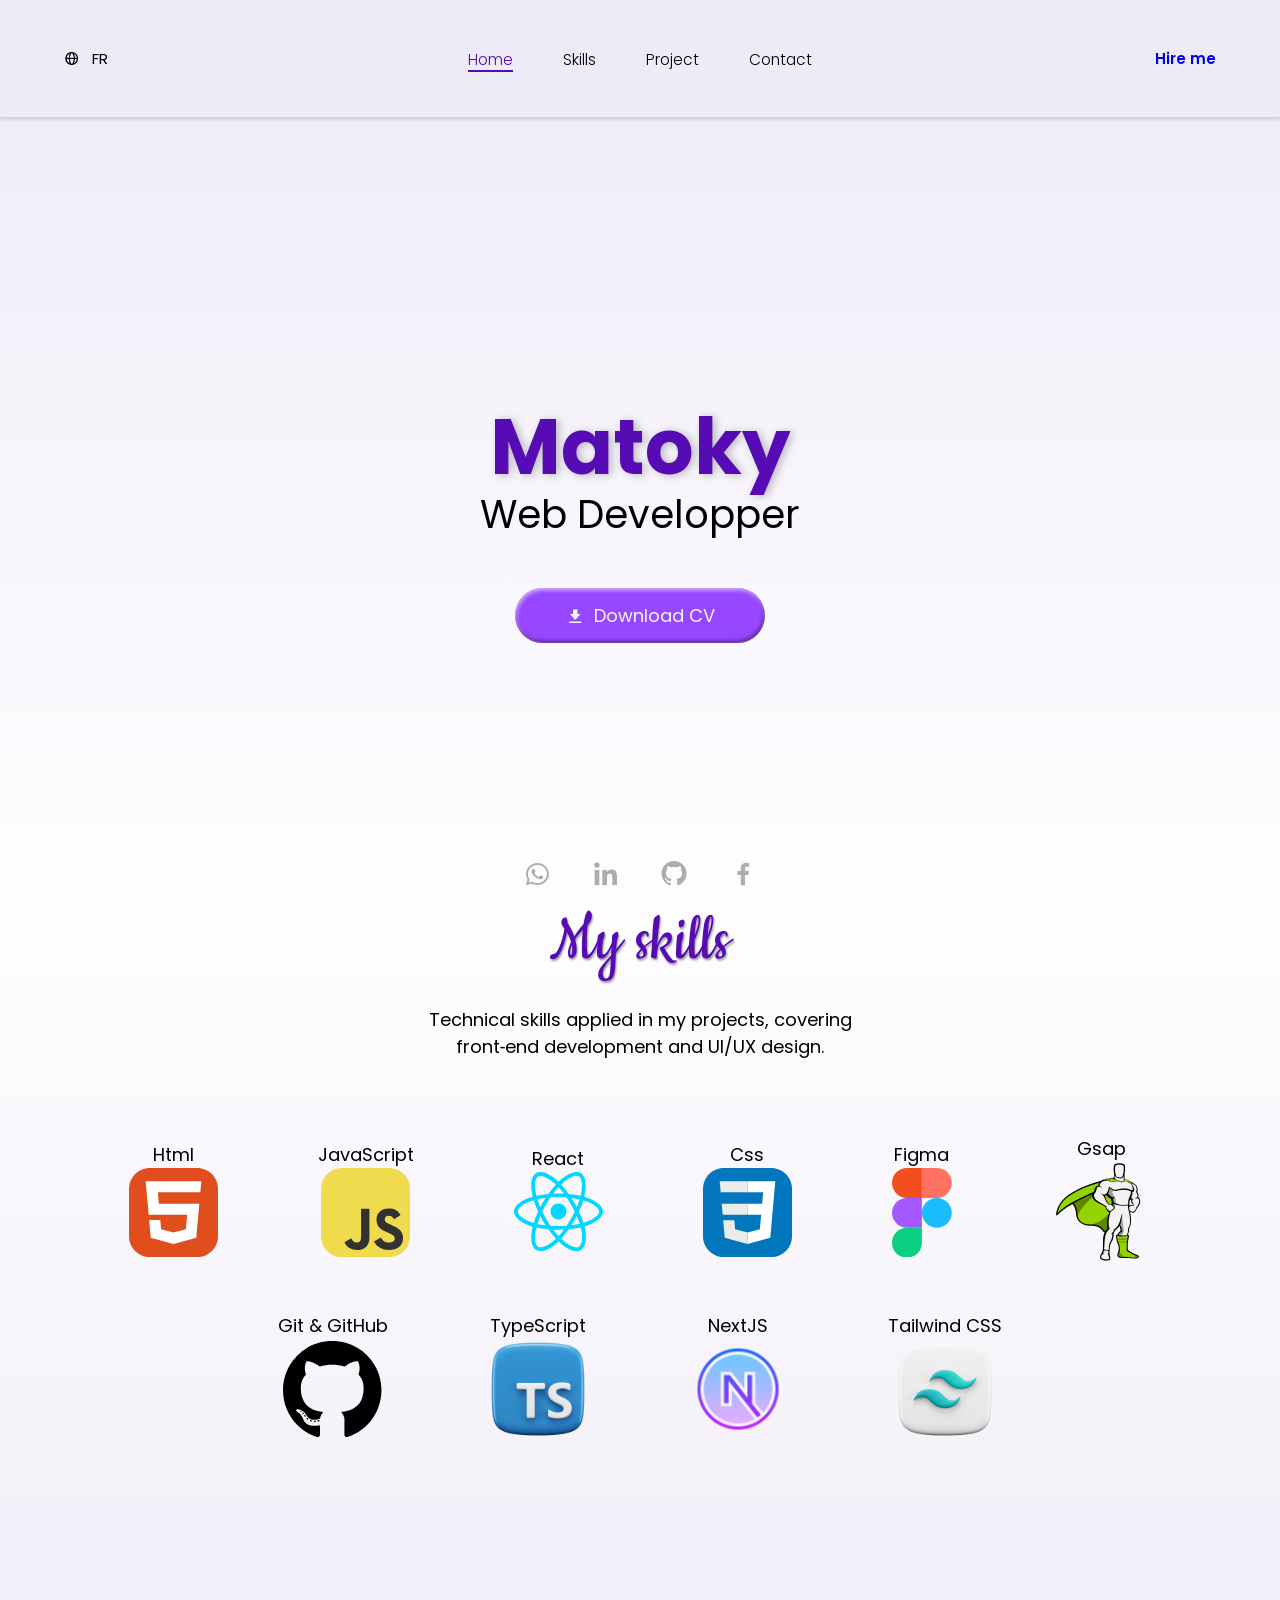
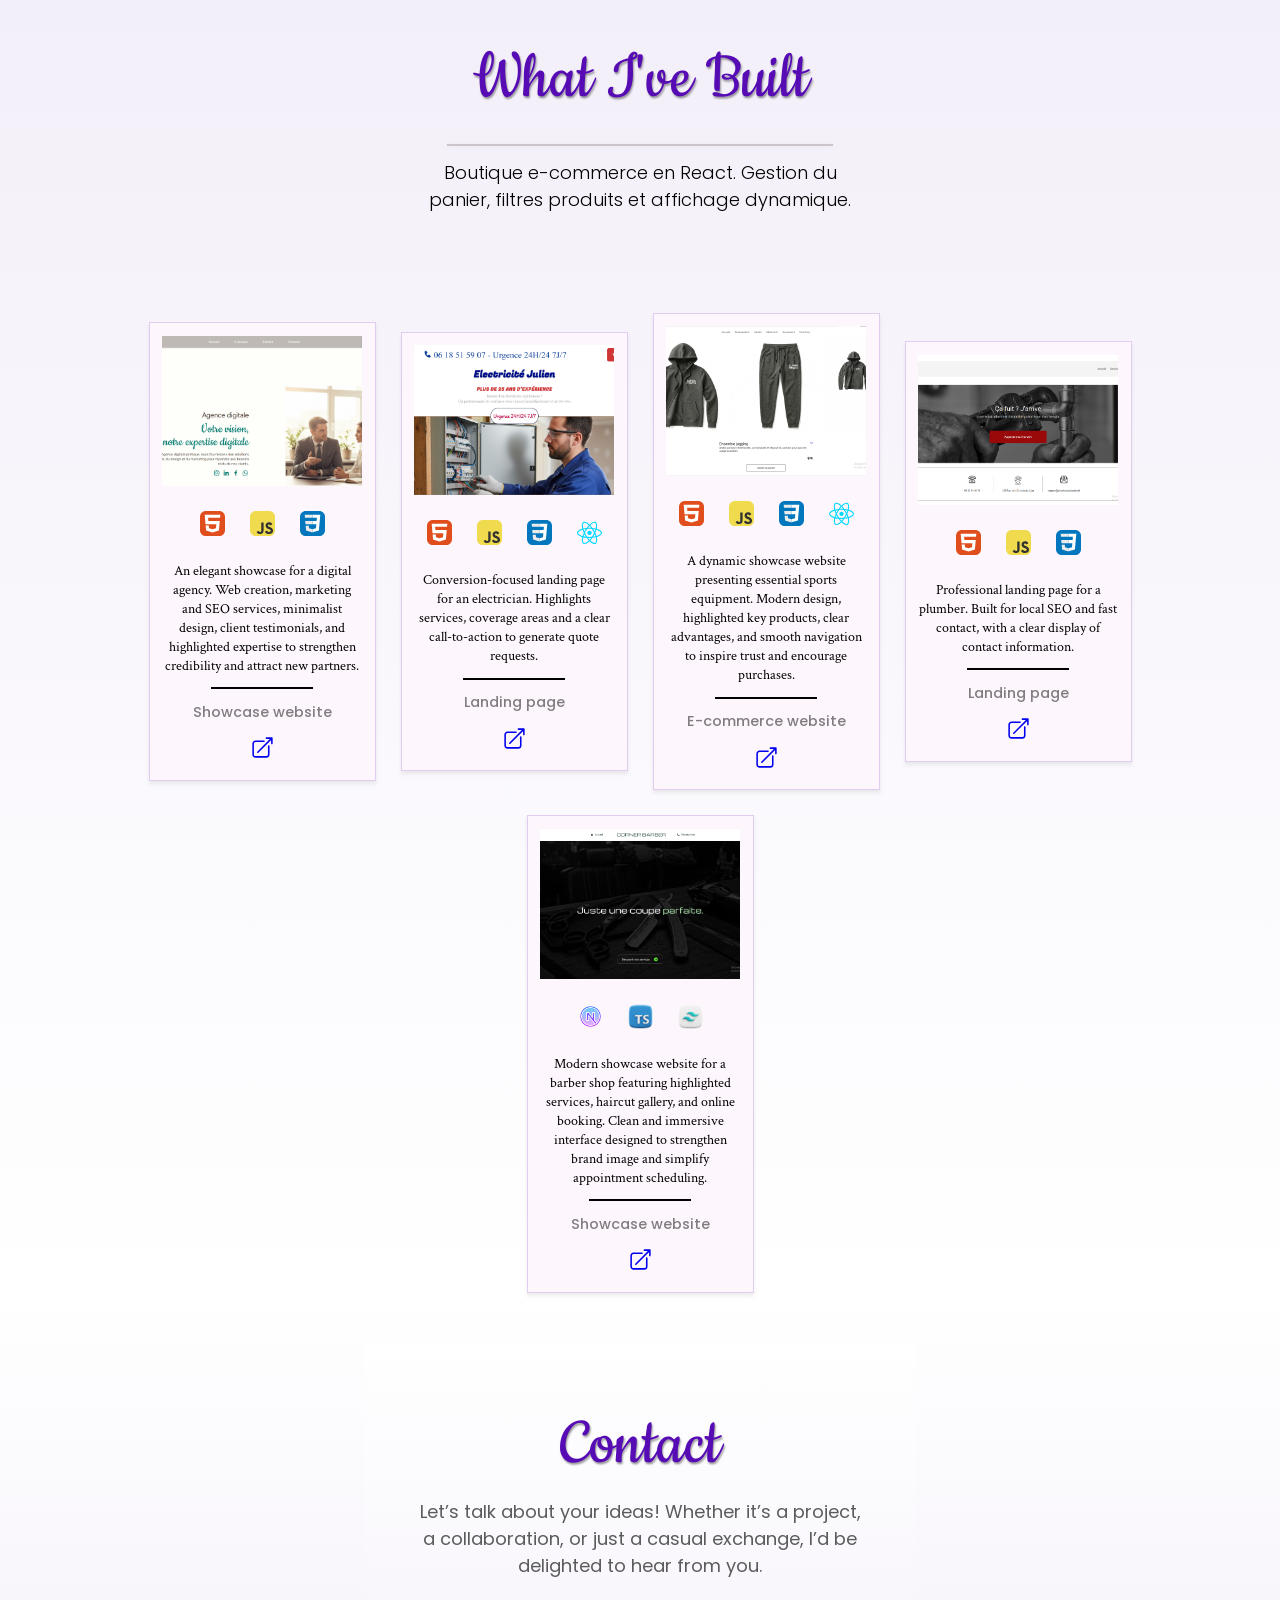
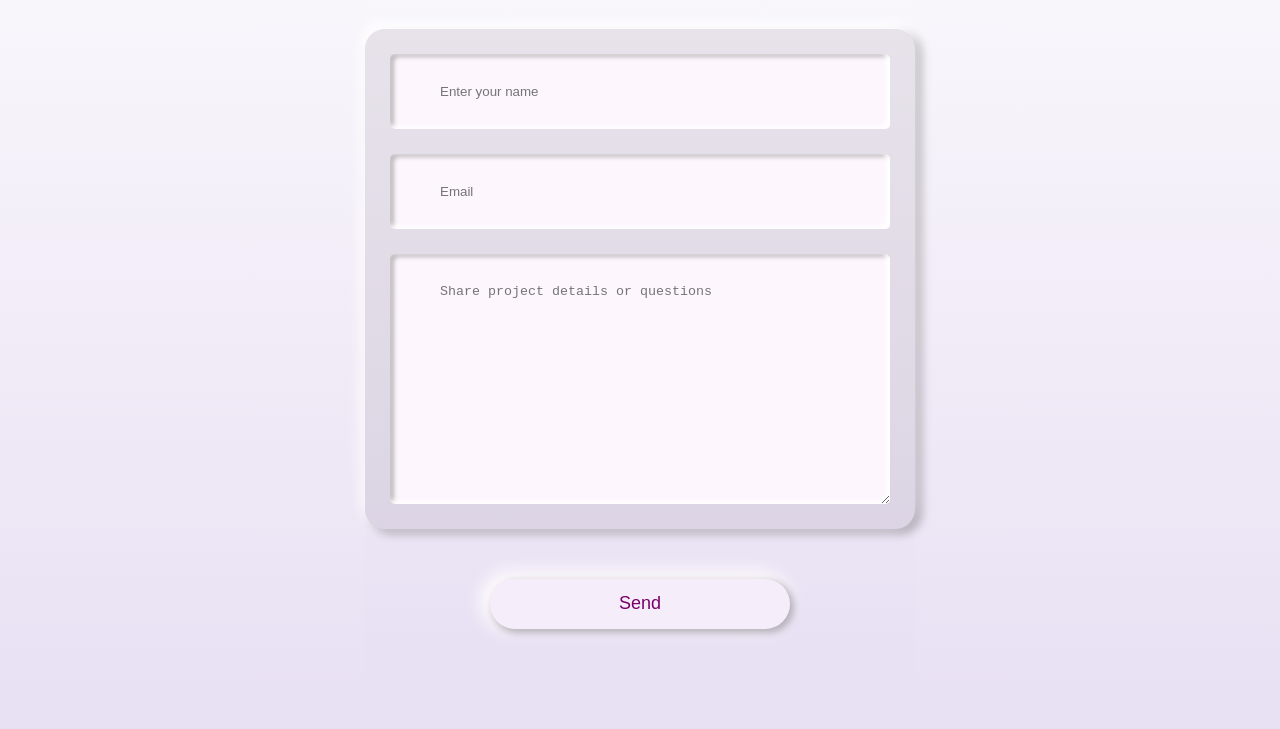
<file: index.html>
<!DOCTYPE html>
<html lang="en">
<head>
    <meta charset="UTF-8">
    <meta name="viewport" content="width=device-width, initial-scale=1.0">
    <link href='https://unpkg.com/boxicons@2.1.4/css/boxicons.min.css' rel='stylesheet'>
    <script src="script.js" defer></script>
    <link rel="stylesheet" href="style.css">



    <title>Ranaivoson Toky Malalaniaiana</title>

    
</head>
<body>
    

        <header>
                 
           
            <a href="#contact" class="hirenav" data-key="header.hire">Hire me</a>

            
            <nav>                

                <li><a href="#home" class="menu-item active-link" data-key="header.home">Home</a></li>
                <li><a href="#Skills" data-key="header.skills" >Skills</a></li>
                <li><a href="#project" data-key="header.project" >Project</a></li>
                <li><a href="#contact" data-key="header.contact">Contact</a></li>                
            
            </nav>
           

            <div class="lang" id="lang-switcher">
                <i class='bx bx-globe'></i>
                <p data-key="header.lang">FR</p>
            </div>

           
         
        </header>

        


       <div class="icon-menu">

            <svg class="hamburger" xmlns="http://www.w3.org/2000/svg" fill="none" viewBox="0 0 24 24" stroke-width="1.5" stroke="currentColor" >
                <path stroke-linecap="round" stroke-linejoin="round" d="M3.75 6.75h16.5M3.75 12h16.5M12 17.25h8.25" />
            </svg>
            
            <svg class="bx-x" xmlns="http://www.w3.org/2000/svg" fill="none" viewBox="0 0 24 24" stroke-width="1.5" stroke="currentColor" >
                <path stroke-linecap="round" stroke-linejoin="round" d="M6 18 18 6M6 6l12 12" />
            </svg>

       </div>


        
        
        <div class="container-menu-mobile">


            <div class="menu-mobile">

                <div class="lang" id="lang-switcher">

                    <svg xmlns="http://www.w3.org/2000/svg" fill="none" viewBox="0 0 24 24" stroke-width="1.5" stroke="currentColor" class="size-6">
                         <path stroke-linecap="round" stroke-linejoin="round" d="m20.893 13.393-1.135-1.135a2.252 2.252 0 0 1-.421-.585l-1.08-2.16a.414.414 0 0 0-.663-.107.827.827 0 0 1-.812.21l-1.273-.363a.89.89 0 0 0-.738 1.595l.587.39c.59.395.674 1.23.172 1.732l-.2.2c-.212.212-.33.498-.33.796v.41c0 .409-.11.809-.32 1.158l-1.315 2.191a2.11 2.11 0 0 1-1.81 1.025 1.055 1.055 0 0 1-1.055-1.055v-1.172c0-.92-.56-1.747-1.414-2.089l-.655-.261a2.25 2.25 0 0 1-1.383-2.46l.007-.042a2.25 2.25 0 0 1 .29-.787l.09-.15a2.25 2.25 0 0 1 2.37-1.048l1.178.236a1.125 1.125 0 0 0 1.302-.795l.208-.73a1.125 1.125 0 0 0-.578-1.315l-.665-.332-.091.091a2.25 2.25 0 0 1-1.591.659h-.18c-.249 0-.487.1-.662.274a.931.931 0 0 1-1.458-1.137l1.411-2.353a2.25 2.25 0 0 0 .286-.76m11.928 9.869A9 9 0 0 0 8.965 3.525m11.928 9.868A9 9 0 1 1 8.965 3.525" />
                    </svg>

                    <p data-key="header.lang">FR</p>

                </div>

                <nav>                

                    <li><a href="#home" class="menu-item active-link" data-key="header.home">Home</a></li>
                    <li><a href="#Skills" data-key="header.skills" >Skill</a></li>
                    <li><a href="#project" data-key="header.project" >Project</a></li>
                    <li><a href="#contact" data-key="header.contact">Contact</a></li>                
                
                </nav>
            </div>
        </div>
            









        


<section id="home" >

     

    <div class="container home">

    

        <div class="paraicon">


            <div class="para">       
                           
                <div class="monnom">Matoky</div>
                <div class="workname" data-key="home.work">Web Developper</div>                   

            </div>


            <a href="/assets/Curriculum Vitae Ranaivoson Toky Malalaniaina.pdf" download="Curriculum Vitae Ranaivoson Toky Malalaniaina.pdf" class="cv">

                <i class='bx bxs-download'></i>
                <p data-key="home.cv">Download CV</p>
                

            </a>

    
            <div class="bouton">            
                
                <div class="iconhome">

                    <a href="https://wa.me/+261375078812?text=Hello%20I%27m%20contacting%20you%20from%20your%20portfolio
                    " target="_blank" class="whatsapp"> 
                        <i class='bx bxl-whatsapp'></i>
                    </a>

                    <a href="https://www.linkedin.com/in/matoky-ranaivoson-82200a3aa?utm_source=share_via&utm_content=profile&utm_medium=member_android" target="_blank" class="Linkden">
                        <i class='bx bxl-linkedin' ></i>
                    </a>


                    <a href="https://github.com/Matoky18" target="_blank" class="githubbouton">
                        <i class='bx bxl-github'></i> 
                    </a>
                    
                    
                    
                    <a href="https://www.facebook.com/Ranaivoson.malala.niaina.toky" target="_blank" class="facebook">
                        <i class='bx bxl-facebook'></i>
                    </a>


                </div>


                <a href="/assets/Curriculum Vitae Ranaivoson Toky Malalaniaina.pdf" download="Curriculum Vitae Ranaivoson Toky Malalaniaina.pdf" class="cv1">

                    <i class='bx bxs-download'></i>
                    <p data-key="home.cv">Download CV</p>                

                </a>
                    
                
            </div>
            
        </div>

    </div>

</section>














<section id="Skills" class="container skill" >


    

<div class="hero-skill">
    <h2 data-key="Skill.titre">My skills</h2>
    <p data-key="Skill.intro" >Technical skills applied in my projects, covering front‑end development and UI/UX design.</p>
    <div class="icon">

            <div class="iconenfant html">
                <p>Html</p>
                <svg width="89" height="89" viewBox="0 0 89 89" fill="none" xmlns="http://www.w3.org/2000/svg">
                    <path d="M68.1406 0H20.8594C9.33906 0 0 9.33906 0 20.8594V68.1406C0 79.6609 9.33906 89 20.8594 89H68.1406C79.6609 89 89 79.6609 89 68.1406V20.8594C89 9.33906 79.6609 0 68.1406 0Z" fill="#E14E1D"/>
                    <path d="M16.6875 13.2109L19.6808 46.7921H58.1698L56.8783 61.1955L44.4857 64.5462L32.1165 61.2004L31.2894 51.952H20.1432L21.7372 69.7802L44.4833 76.0978L67.2583 69.7802L70.3117 35.6887H29.8372L28.8211 24.3168H71.3179L72.3125 13.2109H16.6875Z" fill="white"/>
                </svg>
            
            </div>

            <div class="iconenfant js">
                <p>JavaScript</p>
                <svg width="89" height="89" viewBox="0 0 89 89" fill="none" xmlns="http://www.w3.org/2000/svg">
                    <path d="M68.1406 0H20.8594C9.33906 0 0 9.33906 0 20.8594V68.1406C0 79.6609 9.33906 89 20.8594 89H68.1406C79.6609 89 89 79.6609 89 68.1406V20.8594C89 9.33906 79.6609 0 68.1406 0Z" fill="#F0DB4F"/>
                    <path d="M23.4015 74.3748L30.2121 70.253C31.5262 72.5827 32.7214 74.5539 35.5886 74.5539C38.3368 74.5539 40.0695 73.4789 40.0695 69.2973V40.8597H48.4334V69.4155C48.4334 78.0781 43.3556 82.0212 35.947 82.0212C29.2564 82.0212 25.3727 78.5561 23.4011 74.3741M52.9762 73.4786L59.7861 69.5358C61.579 72.4634 63.909 74.614 68.0308 74.614C71.4966 74.614 73.7063 72.8813 73.7063 70.4915C73.7063 67.624 71.4361 66.6082 67.6126 64.936L65.5221 64.0394C59.4878 61.4709 55.4849 58.2446 55.4849 51.434C55.4849 45.1609 60.2645 40.3813 67.7325 40.3813C73.0496 40.3813 76.8731 42.2337 79.621 47.0727L73.109 51.2546C71.6749 48.6858 70.1223 47.6703 67.7325 47.6703C65.2829 47.6703 63.7296 49.2236 63.7296 51.2546C63.7296 53.7637 65.2829 54.7795 68.8673 56.3332L70.9581 57.2291C78.0673 60.2763 82.0702 63.3823 82.0702 70.3719C82.0702 77.9001 76.1559 82.0219 68.2102 82.0219C60.4439 82.0219 55.4255 78.3179 52.9762 73.4786Z" fill="#323330"/>
                </svg>
        
            </div>


            <div class="iconenfant react">
                <p>React</p>
                <svg width="89" height="80" viewBox="0 0 89 80" fill="none" xmlns="http://www.w3.org/2000/svg">
                    <path d="M73.1757 25.6653C72.2285 25.3404 71.2733 25.0394 70.311 24.7624C70.4727 24.1019 70.6215 23.4494 70.7536 22.8083C72.9223 12.2809 71.5045 3.79982 66.662 1.00745C62.0191 -1.66951 54.4259 1.12183 46.7573 7.79578C46.0015 8.45468 45.2625 9.1326 44.541 9.82888C44.058 9.3659 43.5664 8.9119 43.0666 8.46711C35.0295 1.33112 26.9736 -1.67646 22.1363 1.12391C17.4975 3.80921 16.1239 11.782 18.0764 21.759C18.2706 22.7472 18.49 23.7302 18.7342 24.7072C17.5938 25.0312 16.4935 25.3761 15.4405 25.7432C6.01758 29.0285 0 34.177 0 39.5173C0 45.0329 6.46015 50.5652 16.2745 53.9197C17.0702 54.1905 17.8725 54.4414 18.6806 54.6724C18.4182 55.7246 18.1852 56.784 17.9818 57.8492C16.1205 67.6532 17.574 75.4375 22.2003 78.1058C26.9785 80.8613 34.9982 78.0293 42.8069 71.2031C43.4401 70.6481 44.0593 70.0774 44.6641 69.4916C45.4455 70.2455 46.2477 70.9775 47.0699 71.6867C54.6342 78.1955 62.1046 80.8238 66.7264 78.1482C71.5 75.3847 73.0516 67.0222 71.0373 56.848C70.8786 56.0509 70.7007 55.2578 70.5036 54.4693C71.0668 54.3025 71.6196 54.1307 72.1585 53.952C82.3615 50.5718 89 45.1066 89 39.5173C89 34.1575 82.7881 28.9743 73.1757 25.6653ZM70.9629 50.3433C70.4757 50.5042 69.9774 50.6601 69.468 50.8109C68.3416 47.245 66.8216 43.4535 64.9613 39.5358C66.7364 35.7115 68.198 31.9683 69.2928 28.4257C70.2033 28.6892 71.0867 28.967 71.9384 29.2601C80.1744 32.0956 85.198 36.2873 85.198 39.5173C85.198 42.9577 79.7725 47.4241 70.9629 50.3433ZM67.3076 57.5864C68.1983 62.0851 68.3252 66.1527 67.7353 69.3327C67.2054 72.1901 66.1395 74.0949 64.8212 74.858C62.0167 76.4815 56.0185 74.3713 49.5497 68.8046C48.785 68.1452 48.0388 67.4647 47.3118 66.7638C49.8198 64.0212 52.3261 60.8328 54.7722 57.2916C59.0748 56.9099 63.1396 56.2855 66.8258 55.4334C67.0077 56.1662 67.1684 56.8839 67.3076 57.5864ZM30.342 74.5774C27.6018 75.545 25.4192 75.5728 24.0999 74.8121C21.2926 73.1931 20.1255 66.9425 21.7174 58.5585C21.9066 57.5677 22.1233 56.5825 22.3672 55.6037C26.0127 56.4103 30.0479 56.9902 34.3606 57.3399C36.8234 60.805 39.402 63.9899 42.0007 66.7788C41.4484 67.3132 40.8831 67.8339 40.3052 68.3405C36.8519 71.3588 33.3917 73.5004 30.342 74.5774ZM17.5045 50.3221C13.1647 48.8387 9.58071 46.9109 7.12417 44.8073C4.91655 42.9171 3.80232 41.0401 3.80232 39.5173C3.80232 36.2765 8.6337 32.1428 16.692 29.3334C17.67 28.9927 18.6935 28.6711 19.7556 28.3694C20.8695 31.992 22.3303 35.7797 24.0933 39.6098C22.3074 43.4966 20.8257 47.3448 19.701 51.0102C18.9633 50.7988 18.2309 50.5694 17.5045 50.3221ZM21.8078 21.0286C20.1352 12.4808 21.246 6.03282 24.0415 4.41448C27.0188 2.6908 33.6027 5.14838 40.5423 11.3102C40.9948 11.7129 41.44 12.1238 41.8776 12.5427C39.2918 15.3194 36.7368 18.4806 34.2959 21.9252C30.1102 22.3132 26.1034 22.9362 22.4197 23.7709C22.1926 22.8622 21.9886 21.9476 21.8078 21.0286ZM60.1984 30.5089C59.3283 29.0059 58.4259 27.5219 57.4919 26.0578C60.3316 26.4169 63.0523 26.8936 65.6073 27.4763C64.8403 29.9349 63.8843 32.5051 62.7589 35.1403C61.9363 33.5796 61.0827 32.0355 60.1984 30.5089ZM44.5428 15.2603C46.2963 17.1603 48.0527 19.2813 49.7802 21.5828C46.2758 21.4173 42.7656 21.4166 39.2612 21.5807C40.9904 19.3004 42.7617 17.1822 44.5428 15.2603ZM28.7866 30.5346C27.9134 32.0489 27.0757 33.5834 26.2741 35.1369C25.1672 32.511 24.2198 29.929 23.4463 27.4356C25.9856 26.8675 28.6935 26.403 31.515 26.0505C30.5707 27.5236 29.6609 29.0189 28.7866 30.5346ZM31.596 53.2543C28.6809 52.9289 25.9324 52.4884 23.3938 51.9356C24.1795 49.3977 25.1477 46.7607 26.2786 44.0786C27.0834 45.6332 27.9246 47.1686 28.8016 48.6836C29.7034 50.2411 30.6372 51.7667 31.596 53.2543ZM44.6478 64.042C42.8455 62.098 41.0481 59.947 39.2928 57.6337C40.997 57.7005 42.7343 57.7345 44.5 57.7345C46.3141 57.7345 48.1073 57.6938 49.8723 57.6153C48.1393 59.9703 46.3895 62.1244 44.6478 64.042ZM62.7947 43.9416C63.9844 46.6533 64.987 49.2764 65.7832 51.7708C63.2029 52.3598 60.4167 52.834 57.4811 53.1861C58.4219 51.6949 59.3328 50.1851 60.2134 48.6576C61.1087 47.1049 61.9694 45.5326 62.7947 43.9416ZM56.92 46.758C55.5718 49.0999 54.1478 51.3973 52.6505 53.6468C49.9379 53.839 47.2194 53.9344 44.5 53.9329C41.7302 53.9329 39.0362 53.8467 36.442 53.6784C34.9054 51.4343 33.4543 49.1328 32.0918 46.7788C30.7355 44.4375 29.4692 42.0454 28.2947 39.6077C29.4662 37.1695 30.7291 34.7763 32.0807 32.4331L32.0803 32.4335C33.4312 30.0896 34.8708 27.7979 36.3958 25.5634C39.0425 25.3632 41.7566 25.2589 44.4997 25.2589C47.2552 25.2589 49.9732 25.3642 52.6192 25.5659C54.1288 27.797 55.5591 30.0808 56.9075 32.413C58.2634 34.7511 59.543 37.1326 60.7442 39.5538C59.5553 41.9998 58.2797 44.4027 56.92 46.758ZM64.7631 4.3008C67.7433 6.01961 68.9023 12.9508 67.0299 22.0403C66.9098 22.6207 66.7765 23.2105 66.6301 23.8099C62.9373 22.9574 58.9277 22.3236 54.7298 21.9297C52.2844 18.4473 49.7503 15.2812 47.2065 12.5402C47.8732 11.8976 48.5557 11.2717 49.2535 10.6629C55.8242 4.945 61.9652 2.68732 64.7631 4.3008ZM44.5 31.5699C48.8892 31.5699 52.4474 35.1282 52.4474 39.5173C52.4474 43.9065 48.8892 47.4648 44.5 47.4648C40.1108 47.4648 36.5526 43.9065 36.5526 39.5173C36.5526 35.1282 40.1108 31.5699 44.5 31.5699Z" fill="#00D8FF"/>
                </svg>

            </div>


            <div class="iconenfant css">
                <p>Css</p>
                <svg width="89" height="89" viewBox="0 0 89 89" fill="none" xmlns="http://www.w3.org/2000/svg">
                    <path d="M68.1406 0H20.8594C9.33906 0 0 9.33906 0 20.8594V68.1406C0 79.6609 9.33906 89 20.8594 89H68.1406C79.6609 89 89 79.6609 89 68.1406V20.8594C89 9.33906 79.6609 0 68.1406 0Z" fill="#0277BD"/>
                    <path d="M18.6876 35.6873L19.6826 46.7921H44.5334V35.6873H18.6876ZM44.533 13.2109H16.6875L17.6971 24.3158H44.533V13.2109ZM44.533 76.0814V64.5278L44.4844 64.5406L32.1168 61.2014L31.3263 52.3445H20.1787L21.7344 69.7809L44.4819 76.0957L44.533 76.0814Z" fill="#EBEBEB"/>
                    <path d="M58.1691 46.7921L56.88 61.1941L44.4948 64.5372V76.0901L67.2603 69.7809L67.4272 67.9046L70.0367 38.6695L70.3075 35.6873L72.3125 13.2109H44.4948V24.3158H60.1424L59.1321 35.6873H44.4948V46.7921H58.1691Z" fill="white"/>
                </svg>

            </div>


            <div class="iconenfant figma">
                <p>Figma</p>
                <svg width="60" height="89" viewBox="0 0 60 89" fill="none" xmlns="http://www.w3.org/2000/svg">
                    <path d="M14.9492 89.6953C23.2234 89.6953 29.8984 83.0203 29.8984 74.7461V59.7969H14.9492C6.675 59.7969 0 66.4719 0 74.7461C0 83.0203 6.675 89.6953 14.9492 89.6953Z" fill="#0ACF83"/>
                    <path d="M0 44.8477C0 36.5734 6.675 29.8984 14.9492 29.8984H29.8984V59.7969H14.9492C6.675 59.7969 0 53.1219 0 44.8477Z" fill="#A259FF"/>
                    <path d="M0 14.9492C0 6.675 6.675 0 14.9492 0H29.8984V29.8984H14.9492C6.675 29.8984 0 23.2234 0 14.9492Z" fill="#F24E1E"/>
                    <path d="M29.8984 0H44.8477C53.1219 0 59.7969 6.675 59.7969 14.9492C59.7969 23.2234 53.1219 29.8984 44.8477 29.8984H29.8984V0Z" fill="#FF7262"/>
                    <path d="M59.7969 44.8477C59.7969 53.1219 53.1219 59.7969 44.8477 59.7969C36.5734 59.7969 29.8984 53.1219 29.8984 44.8477C29.8984 36.5734 36.5734 29.8984 44.8477 29.8984C53.1219 29.8984 59.7969 36.5734 59.7969 44.8477Z" fill="#1ABCFE"/>
                </svg>

            </div>

            
            <div class="iconenfant gsap">
                <p>Gsap</p>
                
                <img src="./icon/gsap-icon.png" alt="">

            </div>

            <div class="iconenfant GitHub">
                <p>Git & GitHub</p>
                
                <img src="./icon/github-svgrepo-com.svg" alt="">

            </div>

            <div class="iconenfant GitHub">
                <p>TypeScript</p>
                
                <img src="./icon/ts.png" alt="">

            </div>

            <div class="iconenfant GitHub">
                <p>NextJS</p>
                
                <img src="./icon/icons8-nextjs-96.png" alt="">

            </div>

            <div class="iconenfant GitHub">
                <p>Tailwind CSS</p>
                
                <img src="./icon/tailwind.png" alt="">

            </div>

    </div>

</div>

</section>


































<section id="project" class="container project">

    <h2 data-key="project.titre">What I've Built
        
    </h2>
    <div class="line"></div>
    <p>Boutique e-commerce en React. Gestion du panier, filtres produits et affichage dynamique.</p>

    <ul>
        <li>
            <div class="img"></div>

            <div class="stacks">

                <svg width="89" height="89" viewBox="0 0 89 89" fill="none" xmlns="http://www.w3.org/2000/svg">
                    <path d="M68.1406 0H20.8594C9.33906 0 0 9.33906 0 20.8594V68.1406C0 79.6609 9.33906 89 20.8594 89H68.1406C79.6609 89 89 79.6609 89 68.1406V20.8594C89 9.33906 79.6609 0 68.1406 0Z" fill="#E14E1D"/>
                    <path d="M16.6875 13.2109L19.6808 46.7921H58.1698L56.8783 61.1955L44.4857 64.5462L32.1165 61.2004L31.2894 51.952H20.1432L21.7372 69.7802L44.4833 76.0978L67.2583 69.7802L70.3117 35.6887H29.8372L28.8211 24.3168H71.3179L72.3125 13.2109H16.6875Z" fill="white"/>
                </svg>

                 <svg width="89" height="89" viewBox="0 0 89 89" fill="none" xmlns="http://www.w3.org/2000/svg">
                    <path d="M68.1406 0H20.8594C9.33906 0 0 9.33906 0 20.8594V68.1406C0 79.6609 9.33906 89 20.8594 89H68.1406C79.6609 89 89 79.6609 89 68.1406V20.8594C89 9.33906 79.6609 0 68.1406 0Z" fill="#F0DB4F"/>
                    <path d="M23.4015 74.3748L30.2121 70.253C31.5262 72.5827 32.7214 74.5539 35.5886 74.5539C38.3368 74.5539 40.0695 73.4789 40.0695 69.2973V40.8597H48.4334V69.4155C48.4334 78.0781 43.3556 82.0212 35.947 82.0212C29.2564 82.0212 25.3727 78.5561 23.4011 74.3741M52.9762 73.4786L59.7861 69.5358C61.579 72.4634 63.909 74.614 68.0308 74.614C71.4966 74.614 73.7063 72.8813 73.7063 70.4915C73.7063 67.624 71.4361 66.6082 67.6126 64.936L65.5221 64.0394C59.4878 61.4709 55.4849 58.2446 55.4849 51.434C55.4849 45.1609 60.2645 40.3813 67.7325 40.3813C73.0496 40.3813 76.8731 42.2337 79.621 47.0727L73.109 51.2546C71.6749 48.6858 70.1223 47.6703 67.7325 47.6703C65.2829 47.6703 63.7296 49.2236 63.7296 51.2546C63.7296 53.7637 65.2829 54.7795 68.8673 56.3332L70.9581 57.2291C78.0673 60.2763 82.0702 63.3823 82.0702 70.3719C82.0702 77.9001 76.1559 82.0219 68.2102 82.0219C60.4439 82.0219 55.4255 78.3179 52.9762 73.4786Z" fill="#323330"/>
                </svg>

                <svg width="89" height="89" viewBox="0 0 89 89" fill="none" xmlns="http://www.w3.org/2000/svg">
                    <path d="M68.1406 0H20.8594C9.33906 0 0 9.33906 0 20.8594V68.1406C0 79.6609 9.33906 89 20.8594 89H68.1406C79.6609 89 89 79.6609 89 68.1406V20.8594C89 9.33906 79.6609 0 68.1406 0Z" fill="#0277BD"/>
                    <path d="M18.6876 35.6873L19.6826 46.7921H44.5334V35.6873H18.6876ZM44.533 13.2109H16.6875L17.6971 24.3158H44.533V13.2109ZM44.533 76.0814V64.5278L44.4844 64.5406L32.1168 61.2014L31.3263 52.3445H20.1787L21.7344 69.7809L44.4819 76.0957L44.533 76.0814Z" fill="#EBEBEB"/>
                    <path d="M58.1691 46.7921L56.88 61.1941L44.4948 64.5372V76.0901L67.2603 69.7809L67.4272 67.9046L70.0367 38.6695L70.3075 35.6873L72.3125 13.2109H44.4948V24.3158H60.1424L59.1321 35.6873H44.4948V46.7921H58.1691Z" fill="white"/>
                </svg>


            </div>
            <p data-key="project.detail-projet-agence-digital" >
                An elegant showcase for a digital agency. Web creation, marketing and SEO services, minimalist design, client testimonials, and highlighted expertise to strengthen credibility and attract new partners.
            </p>
            <div class="line"></div>
            <h3>Showcase website</h3>    
            <a href="https://ag-agence-digitale-projet.vercel.app/">
                <svg xmlns="http://www.w3.org/2000/svg" fill="none" viewBox="0 0 24 24" stroke-width="1.5" stroke="currentColor" class="size-6">
                <path stroke-linecap="round" stroke-linejoin="round" d="M13.5 6H5.25A2.25 2.25 0 0 0 3 8.25v10.5A2.25 2.25 0 0 0 5.25 21h10.5A2.25 2.25 0 0 0 18 18.75V10.5m-10.5 6L21 3m0 0h-5.25M21 3v5.25" />
                </svg>
            </a>
       
        </li>




        <li>
            <div class="img"></div>

            <div class="stacks">

                <svg width="89" height="89" viewBox="0 0 89 89" fill="none" xmlns="http://www.w3.org/2000/svg">
                    <path d="M68.1406 0H20.8594C9.33906 0 0 9.33906 0 20.8594V68.1406C0 79.6609 9.33906 89 20.8594 89H68.1406C79.6609 89 89 79.6609 89 68.1406V20.8594C89 9.33906 79.6609 0 68.1406 0Z" fill="#E14E1D"/>
                    <path d="M16.6875 13.2109L19.6808 46.7921H58.1698L56.8783 61.1955L44.4857 64.5462L32.1165 61.2004L31.2894 51.952H20.1432L21.7372 69.7802L44.4833 76.0978L67.2583 69.7802L70.3117 35.6887H29.8372L28.8211 24.3168H71.3179L72.3125 13.2109H16.6875Z" fill="white"/>
                </svg>

                 <svg width="89" height="89" viewBox="0 0 89 89" fill="none" xmlns="http://www.w3.org/2000/svg">
                    <path d="M68.1406 0H20.8594C9.33906 0 0 9.33906 0 20.8594V68.1406C0 79.6609 9.33906 89 20.8594 89H68.1406C79.6609 89 89 79.6609 89 68.1406V20.8594C89 9.33906 79.6609 0 68.1406 0Z" fill="#F0DB4F"/>
                    <path d="M23.4015 74.3748L30.2121 70.253C31.5262 72.5827 32.7214 74.5539 35.5886 74.5539C38.3368 74.5539 40.0695 73.4789 40.0695 69.2973V40.8597H48.4334V69.4155C48.4334 78.0781 43.3556 82.0212 35.947 82.0212C29.2564 82.0212 25.3727 78.5561 23.4011 74.3741M52.9762 73.4786L59.7861 69.5358C61.579 72.4634 63.909 74.614 68.0308 74.614C71.4966 74.614 73.7063 72.8813 73.7063 70.4915C73.7063 67.624 71.4361 66.6082 67.6126 64.936L65.5221 64.0394C59.4878 61.4709 55.4849 58.2446 55.4849 51.434C55.4849 45.1609 60.2645 40.3813 67.7325 40.3813C73.0496 40.3813 76.8731 42.2337 79.621 47.0727L73.109 51.2546C71.6749 48.6858 70.1223 47.6703 67.7325 47.6703C65.2829 47.6703 63.7296 49.2236 63.7296 51.2546C63.7296 53.7637 65.2829 54.7795 68.8673 56.3332L70.9581 57.2291C78.0673 60.2763 82.0702 63.3823 82.0702 70.3719C82.0702 77.9001 76.1559 82.0219 68.2102 82.0219C60.4439 82.0219 55.4255 78.3179 52.9762 73.4786Z" fill="#323330"/>
                </svg>

                <svg width="89" height="89" viewBox="0 0 89 89" fill="none" xmlns="http://www.w3.org/2000/svg">
                    <path d="M68.1406 0H20.8594C9.33906 0 0 9.33906 0 20.8594V68.1406C0 79.6609 9.33906 89 20.8594 89H68.1406C79.6609 89 89 79.6609 89 68.1406V20.8594C89 9.33906 79.6609 0 68.1406 0Z" fill="#0277BD"/>
                    <path d="M18.6876 35.6873L19.6826 46.7921H44.5334V35.6873H18.6876ZM44.533 13.2109H16.6875L17.6971 24.3158H44.533V13.2109ZM44.533 76.0814V64.5278L44.4844 64.5406L32.1168 61.2014L31.3263 52.3445H20.1787L21.7344 69.7809L44.4819 76.0957L44.533 76.0814Z" fill="#EBEBEB"/>
                    <path d="M58.1691 46.7921L56.88 61.1941L44.4948 64.5372V76.0901L67.2603 69.7809L67.4272 67.9046L70.0367 38.6695L70.3075 35.6873L72.3125 13.2109H44.4948V24.3158H60.1424L59.1321 35.6873H44.4948V46.7921H58.1691Z" fill="white"/>
                </svg>

                <svg width="89" height="80" viewBox="0 0 89 80" fill="none" xmlns="http://www.w3.org/2000/svg">
                    <path d="M73.1757 25.6653C72.2285 25.3404 71.2733 25.0394 70.311 24.7624C70.4727 24.1019 70.6215 23.4494 70.7536 22.8083C72.9223 12.2809 71.5045 3.79982 66.662 1.00745C62.0191 -1.66951 54.4259 1.12183 46.7573 7.79578C46.0015 8.45468 45.2625 9.1326 44.541 9.82888C44.058 9.3659 43.5664 8.9119 43.0666 8.46711C35.0295 1.33112 26.9736 -1.67646 22.1363 1.12391C17.4975 3.80921 16.1239 11.782 18.0764 21.759C18.2706 22.7472 18.49 23.7302 18.7342 24.7072C17.5938 25.0312 16.4935 25.3761 15.4405 25.7432C6.01758 29.0285 0 34.177 0 39.5173C0 45.0329 6.46015 50.5652 16.2745 53.9197C17.0702 54.1905 17.8725 54.4414 18.6806 54.6724C18.4182 55.7246 18.1852 56.784 17.9818 57.8492C16.1205 67.6532 17.574 75.4375 22.2003 78.1058C26.9785 80.8613 34.9982 78.0293 42.8069 71.2031C43.4401 70.6481 44.0593 70.0774 44.6641 69.4916C45.4455 70.2455 46.2477 70.9775 47.0699 71.6867C54.6342 78.1955 62.1046 80.8238 66.7264 78.1482C71.5 75.3847 73.0516 67.0222 71.0373 56.848C70.8786 56.0509 70.7007 55.2578 70.5036 54.4693C71.0668 54.3025 71.6196 54.1307 72.1585 53.952C82.3615 50.5718 89 45.1066 89 39.5173C89 34.1575 82.7881 28.9743 73.1757 25.6653ZM70.9629 50.3433C70.4757 50.5042 69.9774 50.6601 69.468 50.8109C68.3416 47.245 66.8216 43.4535 64.9613 39.5358C66.7364 35.7115 68.198 31.9683 69.2928 28.4257C70.2033 28.6892 71.0867 28.967 71.9384 29.2601C80.1744 32.0956 85.198 36.2873 85.198 39.5173C85.198 42.9577 79.7725 47.4241 70.9629 50.3433ZM67.3076 57.5864C68.1983 62.0851 68.3252 66.1527 67.7353 69.3327C67.2054 72.1901 66.1395 74.0949 64.8212 74.858C62.0167 76.4815 56.0185 74.3713 49.5497 68.8046C48.785 68.1452 48.0388 67.4647 47.3118 66.7638C49.8198 64.0212 52.3261 60.8328 54.7722 57.2916C59.0748 56.9099 63.1396 56.2855 66.8258 55.4334C67.0077 56.1662 67.1684 56.8839 67.3076 57.5864ZM30.342 74.5774C27.6018 75.545 25.4192 75.5728 24.0999 74.8121C21.2926 73.1931 20.1255 66.9425 21.7174 58.5585C21.9066 57.5677 22.1233 56.5825 22.3672 55.6037C26.0127 56.4103 30.0479 56.9902 34.3606 57.3399C36.8234 60.805 39.402 63.9899 42.0007 66.7788C41.4484 67.3132 40.8831 67.8339 40.3052 68.3405C36.8519 71.3588 33.3917 73.5004 30.342 74.5774ZM17.5045 50.3221C13.1647 48.8387 9.58071 46.9109 7.12417 44.8073C4.91655 42.9171 3.80232 41.0401 3.80232 39.5173C3.80232 36.2765 8.6337 32.1428 16.692 29.3334C17.67 28.9927 18.6935 28.6711 19.7556 28.3694C20.8695 31.992 22.3303 35.7797 24.0933 39.6098C22.3074 43.4966 20.8257 47.3448 19.701 51.0102C18.9633 50.7988 18.2309 50.5694 17.5045 50.3221ZM21.8078 21.0286C20.1352 12.4808 21.246 6.03282 24.0415 4.41448C27.0188 2.6908 33.6027 5.14838 40.5423 11.3102C40.9948 11.7129 41.44 12.1238 41.8776 12.5427C39.2918 15.3194 36.7368 18.4806 34.2959 21.9252C30.1102 22.3132 26.1034 22.9362 22.4197 23.7709C22.1926 22.8622 21.9886 21.9476 21.8078 21.0286ZM60.1984 30.5089C59.3283 29.0059 58.4259 27.5219 57.4919 26.0578C60.3316 26.4169 63.0523 26.8936 65.6073 27.4763C64.8403 29.9349 63.8843 32.5051 62.7589 35.1403C61.9363 33.5796 61.0827 32.0355 60.1984 30.5089ZM44.5428 15.2603C46.2963 17.1603 48.0527 19.2813 49.7802 21.5828C46.2758 21.4173 42.7656 21.4166 39.2612 21.5807C40.9904 19.3004 42.7617 17.1822 44.5428 15.2603ZM28.7866 30.5346C27.9134 32.0489 27.0757 33.5834 26.2741 35.1369C25.1672 32.511 24.2198 29.929 23.4463 27.4356C25.9856 26.8675 28.6935 26.403 31.515 26.0505C30.5707 27.5236 29.6609 29.0189 28.7866 30.5346ZM31.596 53.2543C28.6809 52.9289 25.9324 52.4884 23.3938 51.9356C24.1795 49.3977 25.1477 46.7607 26.2786 44.0786C27.0834 45.6332 27.9246 47.1686 28.8016 48.6836C29.7034 50.2411 30.6372 51.7667 31.596 53.2543ZM44.6478 64.042C42.8455 62.098 41.0481 59.947 39.2928 57.6337C40.997 57.7005 42.7343 57.7345 44.5 57.7345C46.3141 57.7345 48.1073 57.6938 49.8723 57.6153C48.1393 59.9703 46.3895 62.1244 44.6478 64.042ZM62.7947 43.9416C63.9844 46.6533 64.987 49.2764 65.7832 51.7708C63.2029 52.3598 60.4167 52.834 57.4811 53.1861C58.4219 51.6949 59.3328 50.1851 60.2134 48.6576C61.1087 47.1049 61.9694 45.5326 62.7947 43.9416ZM56.92 46.758C55.5718 49.0999 54.1478 51.3973 52.6505 53.6468C49.9379 53.839 47.2194 53.9344 44.5 53.9329C41.7302 53.9329 39.0362 53.8467 36.442 53.6784C34.9054 51.4343 33.4543 49.1328 32.0918 46.7788C30.7355 44.4375 29.4692 42.0454 28.2947 39.6077C29.4662 37.1695 30.7291 34.7763 32.0807 32.4331L32.0803 32.4335C33.4312 30.0896 34.8708 27.7979 36.3958 25.5634C39.0425 25.3632 41.7566 25.2589 44.4997 25.2589C47.2552 25.2589 49.9732 25.3642 52.6192 25.5659C54.1288 27.797 55.5591 30.0808 56.9075 32.413C58.2634 34.7511 59.543 37.1326 60.7442 39.5538C59.5553 41.9998 58.2797 44.4027 56.92 46.758ZM64.7631 4.3008C67.7433 6.01961 68.9023 12.9508 67.0299 22.0403C66.9098 22.6207 66.7765 23.2105 66.6301 23.8099C62.9373 22.9574 58.9277 22.3236 54.7298 21.9297C52.2844 18.4473 49.7503 15.2812 47.2065 12.5402C47.8732 11.8976 48.5557 11.2717 49.2535 10.6629C55.8242 4.945 61.9652 2.68732 64.7631 4.3008ZM44.5 31.5699C48.8892 31.5699 52.4474 35.1282 52.4474 39.5173C52.4474 43.9065 48.8892 47.4648 44.5 47.4648C40.1108 47.4648 36.5526 43.9065 36.5526 39.5173C36.5526 35.1282 40.1108 31.5699 44.5 31.5699Z" fill="#00D8FF"/>
                </svg>


            </div>
            <p data-key="project.detail-projet-electricien-julien" >
                Conversion-focused landing page for an electrician. Highlights services, coverage areas and a clear call-to-action to generate quote requests.
                </p>
            <div class="line"></div>
            <h3>Landing page</h3>    
            <a href="https://landing-page-electricien.vercel.app/">
                <svg xmlns="http://www.w3.org/2000/svg" fill="none" viewBox="0 0 24 24" stroke-width="1.5" stroke="currentColor" class="size-6">
                <path stroke-linecap="round" stroke-linejoin="round" d="M13.5 6H5.25A2.25 2.25 0 0 0 3 8.25v10.5A2.25 2.25 0 0 0 5.25 21h10.5A2.25 2.25 0 0 0 18 18.75V10.5m-10.5 6L21 3m0 0h-5.25M21 3v5.25" />
                </svg>
            </a>
       
        </li>





        <li>
            <div class="img"></div>

            <div class="stacks">

                <svg width="89" height="89" viewBox="0 0 89 89" fill="none" xmlns="http://www.w3.org/2000/svg">
                    <path d="M68.1406 0H20.8594C9.33906 0 0 9.33906 0 20.8594V68.1406C0 79.6609 9.33906 89 20.8594 89H68.1406C79.6609 89 89 79.6609 89 68.1406V20.8594C89 9.33906 79.6609 0 68.1406 0Z" fill="#E14E1D"/>
                    <path d="M16.6875 13.2109L19.6808 46.7921H58.1698L56.8783 61.1955L44.4857 64.5462L32.1165 61.2004L31.2894 51.952H20.1432L21.7372 69.7802L44.4833 76.0978L67.2583 69.7802L70.3117 35.6887H29.8372L28.8211 24.3168H71.3179L72.3125 13.2109H16.6875Z" fill="white"/>
                </svg>

                 <svg width="89" height="89" viewBox="0 0 89 89" fill="none" xmlns="http://www.w3.org/2000/svg">
                    <path d="M68.1406 0H20.8594C9.33906 0 0 9.33906 0 20.8594V68.1406C0 79.6609 9.33906 89 20.8594 89H68.1406C79.6609 89 89 79.6609 89 68.1406V20.8594C89 9.33906 79.6609 0 68.1406 0Z" fill="#F0DB4F"/>
                    <path d="M23.4015 74.3748L30.2121 70.253C31.5262 72.5827 32.7214 74.5539 35.5886 74.5539C38.3368 74.5539 40.0695 73.4789 40.0695 69.2973V40.8597H48.4334V69.4155C48.4334 78.0781 43.3556 82.0212 35.947 82.0212C29.2564 82.0212 25.3727 78.5561 23.4011 74.3741M52.9762 73.4786L59.7861 69.5358C61.579 72.4634 63.909 74.614 68.0308 74.614C71.4966 74.614 73.7063 72.8813 73.7063 70.4915C73.7063 67.624 71.4361 66.6082 67.6126 64.936L65.5221 64.0394C59.4878 61.4709 55.4849 58.2446 55.4849 51.434C55.4849 45.1609 60.2645 40.3813 67.7325 40.3813C73.0496 40.3813 76.8731 42.2337 79.621 47.0727L73.109 51.2546C71.6749 48.6858 70.1223 47.6703 67.7325 47.6703C65.2829 47.6703 63.7296 49.2236 63.7296 51.2546C63.7296 53.7637 65.2829 54.7795 68.8673 56.3332L70.9581 57.2291C78.0673 60.2763 82.0702 63.3823 82.0702 70.3719C82.0702 77.9001 76.1559 82.0219 68.2102 82.0219C60.4439 82.0219 55.4255 78.3179 52.9762 73.4786Z" fill="#323330"/>
                </svg>

                <svg width="89" height="89" viewBox="0 0 89 89" fill="none" xmlns="http://www.w3.org/2000/svg">
                    <path d="M68.1406 0H20.8594C9.33906 0 0 9.33906 0 20.8594V68.1406C0 79.6609 9.33906 89 20.8594 89H68.1406C79.6609 89 89 79.6609 89 68.1406V20.8594C89 9.33906 79.6609 0 68.1406 0Z" fill="#0277BD"/>
                    <path d="M18.6876 35.6873L19.6826 46.7921H44.5334V35.6873H18.6876ZM44.533 13.2109H16.6875L17.6971 24.3158H44.533V13.2109ZM44.533 76.0814V64.5278L44.4844 64.5406L32.1168 61.2014L31.3263 52.3445H20.1787L21.7344 69.7809L44.4819 76.0957L44.533 76.0814Z" fill="#EBEBEB"/>
                    <path d="M58.1691 46.7921L56.88 61.1941L44.4948 64.5372V76.0901L67.2603 69.7809L67.4272 67.9046L70.0367 38.6695L70.3075 35.6873L72.3125 13.2109H44.4948V24.3158H60.1424L59.1321 35.6873H44.4948V46.7921H58.1691Z" fill="white"/>
                </svg>

                <svg width="89" height="80" viewBox="0 0 89 80" fill="none" xmlns="http://www.w3.org/2000/svg">
                    <path d="M73.1757 25.6653C72.2285 25.3404 71.2733 25.0394 70.311 24.7624C70.4727 24.1019 70.6215 23.4494 70.7536 22.8083C72.9223 12.2809 71.5045 3.79982 66.662 1.00745C62.0191 -1.66951 54.4259 1.12183 46.7573 7.79578C46.0015 8.45468 45.2625 9.1326 44.541 9.82888C44.058 9.3659 43.5664 8.9119 43.0666 8.46711C35.0295 1.33112 26.9736 -1.67646 22.1363 1.12391C17.4975 3.80921 16.1239 11.782 18.0764 21.759C18.2706 22.7472 18.49 23.7302 18.7342 24.7072C17.5938 25.0312 16.4935 25.3761 15.4405 25.7432C6.01758 29.0285 0 34.177 0 39.5173C0 45.0329 6.46015 50.5652 16.2745 53.9197C17.0702 54.1905 17.8725 54.4414 18.6806 54.6724C18.4182 55.7246 18.1852 56.784 17.9818 57.8492C16.1205 67.6532 17.574 75.4375 22.2003 78.1058C26.9785 80.8613 34.9982 78.0293 42.8069 71.2031C43.4401 70.6481 44.0593 70.0774 44.6641 69.4916C45.4455 70.2455 46.2477 70.9775 47.0699 71.6867C54.6342 78.1955 62.1046 80.8238 66.7264 78.1482C71.5 75.3847 73.0516 67.0222 71.0373 56.848C70.8786 56.0509 70.7007 55.2578 70.5036 54.4693C71.0668 54.3025 71.6196 54.1307 72.1585 53.952C82.3615 50.5718 89 45.1066 89 39.5173C89 34.1575 82.7881 28.9743 73.1757 25.6653ZM70.9629 50.3433C70.4757 50.5042 69.9774 50.6601 69.468 50.8109C68.3416 47.245 66.8216 43.4535 64.9613 39.5358C66.7364 35.7115 68.198 31.9683 69.2928 28.4257C70.2033 28.6892 71.0867 28.967 71.9384 29.2601C80.1744 32.0956 85.198 36.2873 85.198 39.5173C85.198 42.9577 79.7725 47.4241 70.9629 50.3433ZM67.3076 57.5864C68.1983 62.0851 68.3252 66.1527 67.7353 69.3327C67.2054 72.1901 66.1395 74.0949 64.8212 74.858C62.0167 76.4815 56.0185 74.3713 49.5497 68.8046C48.785 68.1452 48.0388 67.4647 47.3118 66.7638C49.8198 64.0212 52.3261 60.8328 54.7722 57.2916C59.0748 56.9099 63.1396 56.2855 66.8258 55.4334C67.0077 56.1662 67.1684 56.8839 67.3076 57.5864ZM30.342 74.5774C27.6018 75.545 25.4192 75.5728 24.0999 74.8121C21.2926 73.1931 20.1255 66.9425 21.7174 58.5585C21.9066 57.5677 22.1233 56.5825 22.3672 55.6037C26.0127 56.4103 30.0479 56.9902 34.3606 57.3399C36.8234 60.805 39.402 63.9899 42.0007 66.7788C41.4484 67.3132 40.8831 67.8339 40.3052 68.3405C36.8519 71.3588 33.3917 73.5004 30.342 74.5774ZM17.5045 50.3221C13.1647 48.8387 9.58071 46.9109 7.12417 44.8073C4.91655 42.9171 3.80232 41.0401 3.80232 39.5173C3.80232 36.2765 8.6337 32.1428 16.692 29.3334C17.67 28.9927 18.6935 28.6711 19.7556 28.3694C20.8695 31.992 22.3303 35.7797 24.0933 39.6098C22.3074 43.4966 20.8257 47.3448 19.701 51.0102C18.9633 50.7988 18.2309 50.5694 17.5045 50.3221ZM21.8078 21.0286C20.1352 12.4808 21.246 6.03282 24.0415 4.41448C27.0188 2.6908 33.6027 5.14838 40.5423 11.3102C40.9948 11.7129 41.44 12.1238 41.8776 12.5427C39.2918 15.3194 36.7368 18.4806 34.2959 21.9252C30.1102 22.3132 26.1034 22.9362 22.4197 23.7709C22.1926 22.8622 21.9886 21.9476 21.8078 21.0286ZM60.1984 30.5089C59.3283 29.0059 58.4259 27.5219 57.4919 26.0578C60.3316 26.4169 63.0523 26.8936 65.6073 27.4763C64.8403 29.9349 63.8843 32.5051 62.7589 35.1403C61.9363 33.5796 61.0827 32.0355 60.1984 30.5089ZM44.5428 15.2603C46.2963 17.1603 48.0527 19.2813 49.7802 21.5828C46.2758 21.4173 42.7656 21.4166 39.2612 21.5807C40.9904 19.3004 42.7617 17.1822 44.5428 15.2603ZM28.7866 30.5346C27.9134 32.0489 27.0757 33.5834 26.2741 35.1369C25.1672 32.511 24.2198 29.929 23.4463 27.4356C25.9856 26.8675 28.6935 26.403 31.515 26.0505C30.5707 27.5236 29.6609 29.0189 28.7866 30.5346ZM31.596 53.2543C28.6809 52.9289 25.9324 52.4884 23.3938 51.9356C24.1795 49.3977 25.1477 46.7607 26.2786 44.0786C27.0834 45.6332 27.9246 47.1686 28.8016 48.6836C29.7034 50.2411 30.6372 51.7667 31.596 53.2543ZM44.6478 64.042C42.8455 62.098 41.0481 59.947 39.2928 57.6337C40.997 57.7005 42.7343 57.7345 44.5 57.7345C46.3141 57.7345 48.1073 57.6938 49.8723 57.6153C48.1393 59.9703 46.3895 62.1244 44.6478 64.042ZM62.7947 43.9416C63.9844 46.6533 64.987 49.2764 65.7832 51.7708C63.2029 52.3598 60.4167 52.834 57.4811 53.1861C58.4219 51.6949 59.3328 50.1851 60.2134 48.6576C61.1087 47.1049 61.9694 45.5326 62.7947 43.9416ZM56.92 46.758C55.5718 49.0999 54.1478 51.3973 52.6505 53.6468C49.9379 53.839 47.2194 53.9344 44.5 53.9329C41.7302 53.9329 39.0362 53.8467 36.442 53.6784C34.9054 51.4343 33.4543 49.1328 32.0918 46.7788C30.7355 44.4375 29.4692 42.0454 28.2947 39.6077C29.4662 37.1695 30.7291 34.7763 32.0807 32.4331L32.0803 32.4335C33.4312 30.0896 34.8708 27.7979 36.3958 25.5634C39.0425 25.3632 41.7566 25.2589 44.4997 25.2589C47.2552 25.2589 49.9732 25.3642 52.6192 25.5659C54.1288 27.797 55.5591 30.0808 56.9075 32.413C58.2634 34.7511 59.543 37.1326 60.7442 39.5538C59.5553 41.9998 58.2797 44.4027 56.92 46.758ZM64.7631 4.3008C67.7433 6.01961 68.9023 12.9508 67.0299 22.0403C66.9098 22.6207 66.7765 23.2105 66.6301 23.8099C62.9373 22.9574 58.9277 22.3236 54.7298 21.9297C52.2844 18.4473 49.7503 15.2812 47.2065 12.5402C47.8732 11.8976 48.5557 11.2717 49.2535 10.6629C55.8242 4.945 61.9652 2.68732 64.7631 4.3008ZM44.5 31.5699C48.8892 31.5699 52.4474 35.1282 52.4474 39.5173C52.4474 43.9065 48.8892 47.4648 44.5 47.4648C40.1108 47.4648 36.5526 43.9065 36.5526 39.5173C36.5526 35.1282 40.1108 31.5699 44.5 31.5699Z" fill="#00D8FF"/>
                </svg>


            </div>
            <p data-key="project.detail-boutique-alpha-fitness" >
                A dynamic showcase website presenting essential sports equipment. Modern design, highlighted key products, clear advantages, and smooth navigation to inspire trust and encourage purchases.
            </p>
            <div class="line"></div>
            <h3>E-commerce website</h3>    
            <a href="https://alpha-fitness-boutique-finale.vercel.app/">
                <svg xmlns="http://www.w3.org/2000/svg" fill="none" viewBox="0 0 24 24" stroke-width="1.5" stroke="currentColor" class="size-6">
                <path stroke-linecap="round" stroke-linejoin="round" d="M13.5 6H5.25A2.25 2.25 0 0 0 3 8.25v10.5A2.25 2.25 0 0 0 5.25 21h10.5A2.25 2.25 0 0 0 18 18.75V10.5m-10.5 6L21 3m0 0h-5.25M21 3v5.25" />
                </svg>
            </a>
       
        </li>



        <li>
            <div class="img"></div>

            <div class="stacks">

                <svg width="89" height="89" viewBox="0 0 89 89" fill="none" xmlns="http://www.w3.org/2000/svg">
                    <path d="M68.1406 0H20.8594C9.33906 0 0 9.33906 0 20.8594V68.1406C0 79.6609 9.33906 89 20.8594 89H68.1406C79.6609 89 89 79.6609 89 68.1406V20.8594C89 9.33906 79.6609 0 68.1406 0Z" fill="#E14E1D"/>
                    <path d="M16.6875 13.2109L19.6808 46.7921H58.1698L56.8783 61.1955L44.4857 64.5462L32.1165 61.2004L31.2894 51.952H20.1432L21.7372 69.7802L44.4833 76.0978L67.2583 69.7802L70.3117 35.6887H29.8372L28.8211 24.3168H71.3179L72.3125 13.2109H16.6875Z" fill="white"/>
                </svg>

                 <svg width="89" height="89" viewBox="0 0 89 89" fill="none" xmlns="http://www.w3.org/2000/svg">
                    <path d="M68.1406 0H20.8594C9.33906 0 0 9.33906 0 20.8594V68.1406C0 79.6609 9.33906 89 20.8594 89H68.1406C79.6609 89 89 79.6609 89 68.1406V20.8594C89 9.33906 79.6609 0 68.1406 0Z" fill="#F0DB4F"/>
                    <path d="M23.4015 74.3748L30.2121 70.253C31.5262 72.5827 32.7214 74.5539 35.5886 74.5539C38.3368 74.5539 40.0695 73.4789 40.0695 69.2973V40.8597H48.4334V69.4155C48.4334 78.0781 43.3556 82.0212 35.947 82.0212C29.2564 82.0212 25.3727 78.5561 23.4011 74.3741M52.9762 73.4786L59.7861 69.5358C61.579 72.4634 63.909 74.614 68.0308 74.614C71.4966 74.614 73.7063 72.8813 73.7063 70.4915C73.7063 67.624 71.4361 66.6082 67.6126 64.936L65.5221 64.0394C59.4878 61.4709 55.4849 58.2446 55.4849 51.434C55.4849 45.1609 60.2645 40.3813 67.7325 40.3813C73.0496 40.3813 76.8731 42.2337 79.621 47.0727L73.109 51.2546C71.6749 48.6858 70.1223 47.6703 67.7325 47.6703C65.2829 47.6703 63.7296 49.2236 63.7296 51.2546C63.7296 53.7637 65.2829 54.7795 68.8673 56.3332L70.9581 57.2291C78.0673 60.2763 82.0702 63.3823 82.0702 70.3719C82.0702 77.9001 76.1559 82.0219 68.2102 82.0219C60.4439 82.0219 55.4255 78.3179 52.9762 73.4786Z" fill="#323330"/>
                </svg>

                <svg width="89" height="89" viewBox="0 0 89 89" fill="none" xmlns="http://www.w3.org/2000/svg">
                    <path d="M68.1406 0H20.8594C9.33906 0 0 9.33906 0 20.8594V68.1406C0 79.6609 9.33906 89 20.8594 89H68.1406C79.6609 89 89 79.6609 89 68.1406V20.8594C89 9.33906 79.6609 0 68.1406 0Z" fill="#0277BD"/>
                    <path d="M18.6876 35.6873L19.6826 46.7921H44.5334V35.6873H18.6876ZM44.533 13.2109H16.6875L17.6971 24.3158H44.533V13.2109ZM44.533 76.0814V64.5278L44.4844 64.5406L32.1168 61.2014L31.3263 52.3445H20.1787L21.7344 69.7809L44.4819 76.0957L44.533 76.0814Z" fill="#EBEBEB"/>
                    <path d="M58.1691 46.7921L56.88 61.1941L44.4948 64.5372V76.0901L67.2603 69.7809L67.4272 67.9046L70.0367 38.6695L70.3075 35.6873L72.3125 13.2109H44.4948V24.3158H60.1424L59.1321 35.6873H44.4948V46.7921H58.1691Z" fill="white"/>
                </svg>


            </div>
            <p data-key="project.detail-projet-landing-plombier" >
                Professional landing page for a plumber. Built for local SEO and fast contact, with a clear display of contact information.
            </p>
            <div class="line"></div>
            <h3>Landing page</h3> 

            <a href="https://matoky18.github.io/Landing-plombier/">
                <svg xmlns="http://www.w3.org/2000/svg" fill="none" viewBox="0 0 24 24" stroke-width="1.5" stroke="currentColor" class="size-6">
                    <path stroke-linecap="round" stroke-linejoin="round" d="M13.5 6H5.25A2.25 2.25 0 0 0 3 8.25v10.5A2.25 2.25 0 0 0 5.25 21h10.5A2.25 2.25 0 0 0 18 18.75V10.5m-10.5 6L21 3m0 0h-5.25M21 3v5.25" />
                </svg>
            </a>
       
        </li>








            <li>
                <div class="img"></div>

                <div class="stacks">

                    <img src="./icon/icons8-nextjs-96.png" alt="NextJS">

                    <img src="./icon/ts.png" alt="TypeScript">

                    <img src="./icon/tailwind.png" alt="Tailwind CSS">

                </div>

                <p data-key="project.detail-projet-barbershop">
                    Modern showcase website for a barber shop featuring highlighted services, haircut gallery, and online booking. Clean and immersive interface designed to strengthen brand image and simplify appointment scheduling.                </p>

                <div class="line"></div>
                <h3>Showcase website</h3>

                <a href="https://corner-barber-wheat.vercel.app/">
                    <svg xmlns="http://www.w3.org/2000/svg" fill="none" viewBox="0 0 24 24" stroke-width="1.5" stroke="currentColor" class="size-6">
                        <path stroke-linecap="round" stroke-linejoin="round" d="M13.5 6H5.25A2.25 2.25 0 0 0 3 8.25v10.5A2.25 2.25 0 0 0 5.25 21h10.5A2.25 2.25 0 0 0 18 18.75V10.5m-10.5 6L21 3m0 0h-5.25M21 3v5.25" />
                    </svg>
                </a>

            </li>


    </ul>

</section>













    











<section class="contact" id="contact">

    <form action="https://formspree.io/f/mqeneben" method="POST">

        <div  class="container contact">

        
                <div class="phrasetitre">

                    <h2>Contact</h2>
                    <p data-key="contact.phrase">
                        Let’s talk about your ideas! Whether it’s a project, a collaboration, or just a casual exchange, I’d be delighted to hear from you.
                    </p>

                </div>


                <div class="iconetchamp">

                    

                    <div class="champ">

                       
                        <input data-key="contact.placeholder-name" type="text" name="nom" class="ch1" placeholder="Enter your name">
                        <input data-key="contact.placeholder-mail" type="email" name="email" class="ch1" placeholder="Email">
                        <textarea data-key="contact.placeholder-message" name="message" class="message"  id="message" placeholder="Share project details or questions"></textarea>
            
                    </div>
            
                    <button data-key="contact.send" type="submit" class="send">Send</button>     
            


                </div>               
                    
        
        </div>


        
    </form>


</section>



   
<script src="https://cdnjs.cloudflare.com/ajax/libs/gsap/3.13.0/gsap.min.js"></script>


 

</body>
</html>
</file>
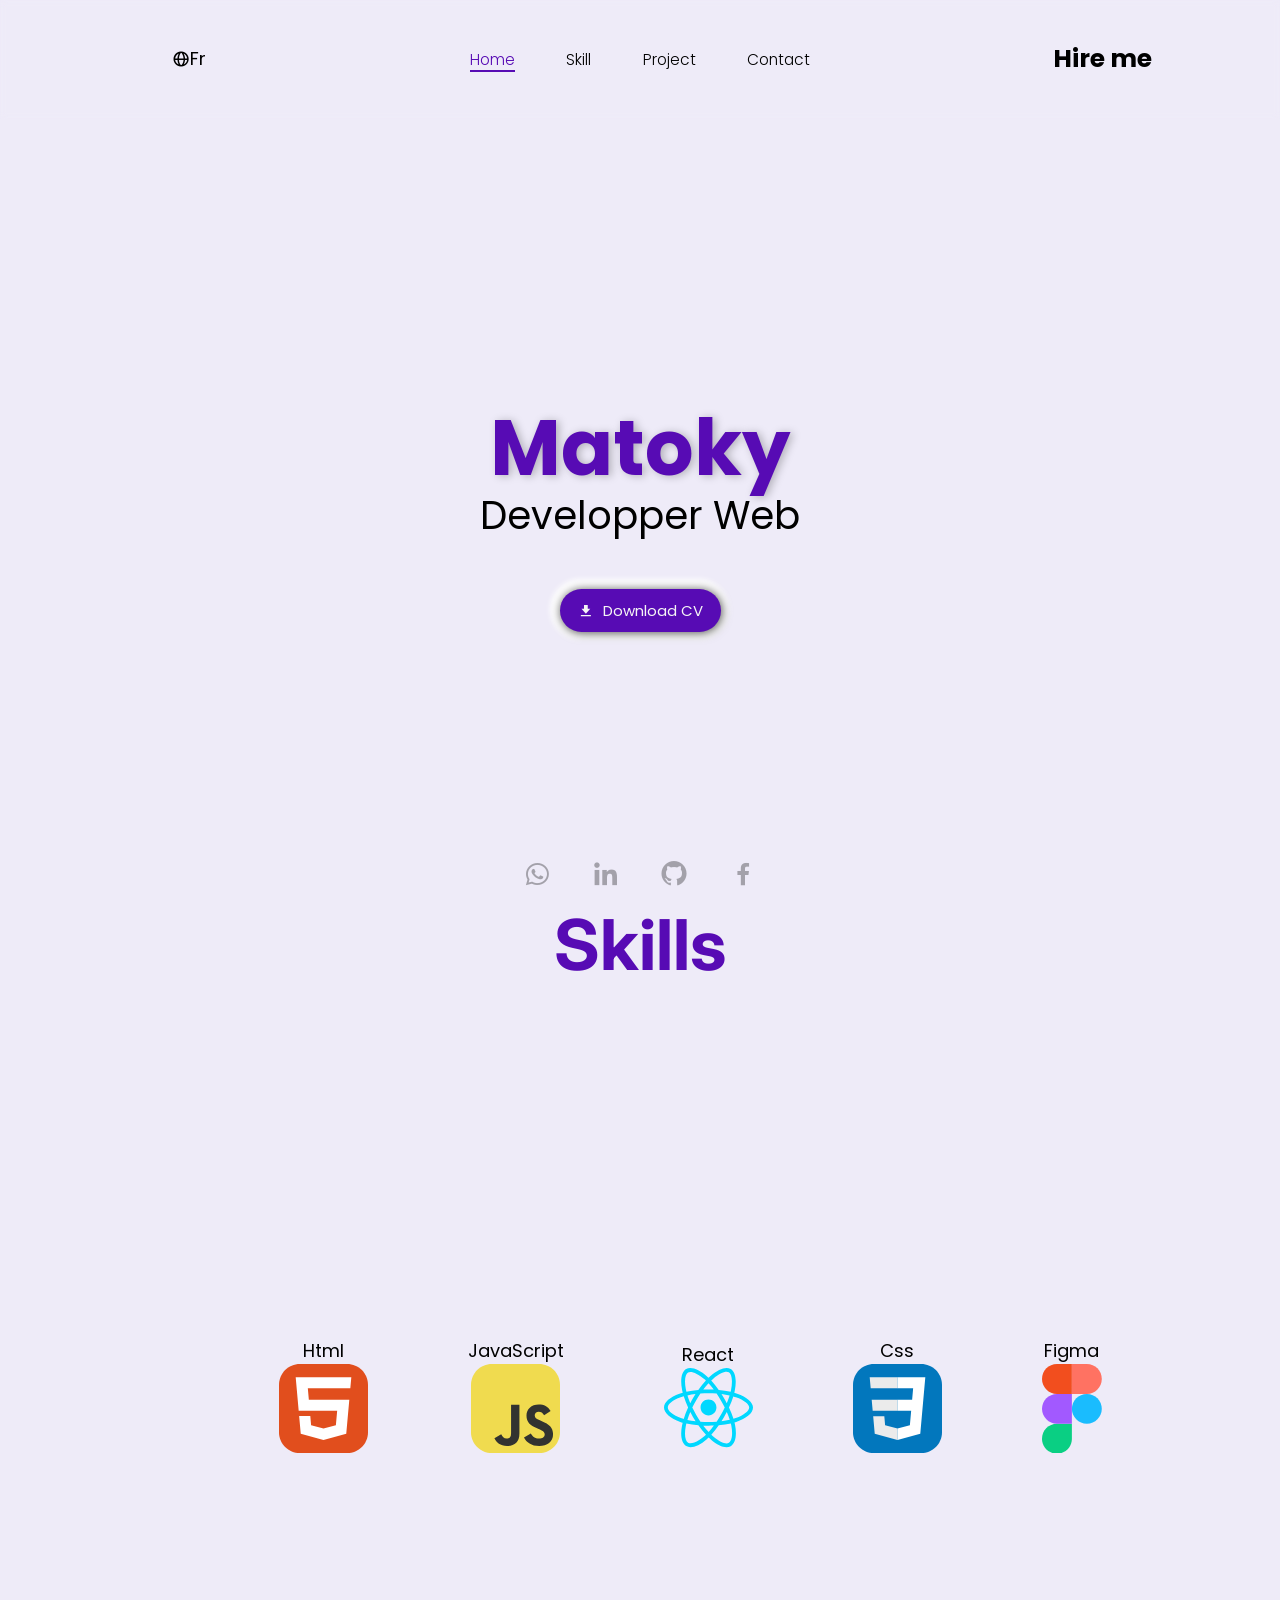
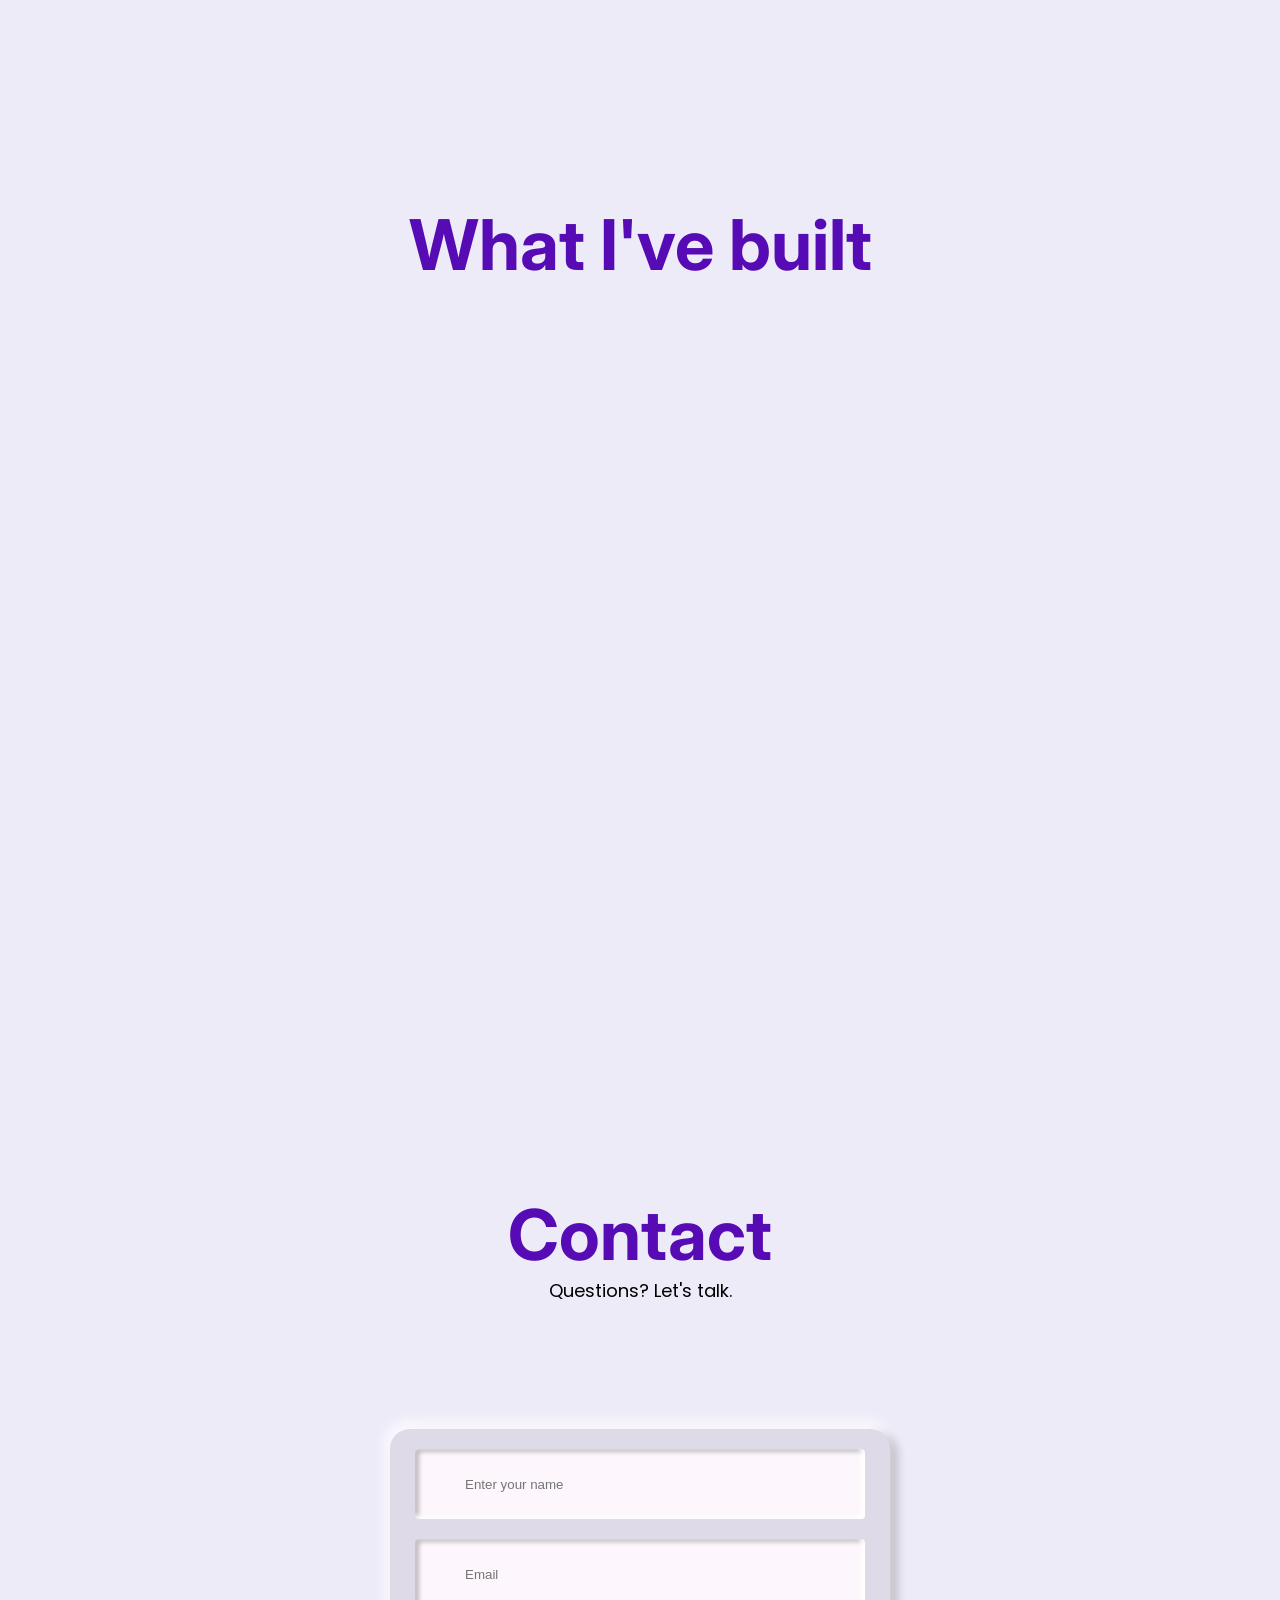
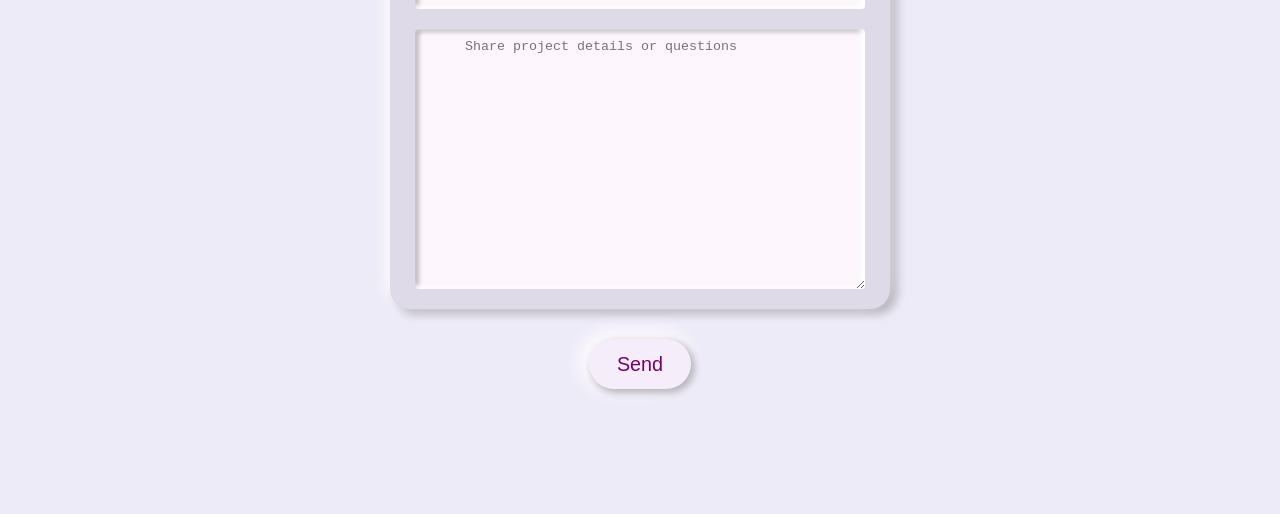
<file: frontend/index.html>
<!DOCTYPE html>
<html lang="en">
<head>
    <meta charset="UTF-8">
    <meta name="viewport" content="width=device-width, initial-scale=1.0">
    <link href='https://unpkg.com/boxicons@2.1.4/css/boxicons.min.css' rel='stylesheet'>
    <script src="script.js" defer></script>
    <link rel="stylesheet" href="style.css">



    <title>Ranaivoson Toky Malalaniaiana</title>
</head>
<body>
    

        <header>

           
             <div class="hamburger"><i class='bx bx-menu-alt-right'></i></div>
            <a href="#contact" class="hirenav" data-key="header.hire">Hire me</a>

            
            <nav>                

                    <li><a href="#home" class="menu-item active-link" data-key="header.home">Home</a></li>
                    <li><a href="#Skills" data-key="header.skills" >Skills</a></li>
                    <li><a href="#project" data-key="header.project" >Project</a></li>
                    <li><a href="#contact" data-key="header.contact">Contact</a></li>                
            
            </nav>
           

            <div class="lang" id="lang-switcher">
                <i class='bx bx-globe'></i>
                <p data-key="header.lang">Fr</p>
            </div>

           
         
        </header>

        
        
            


<section id="home" >

    <div class="container home">

    

        <div class="paraicon">


            <div class="para">

                <!-- <div class="bienvenu">Welcome, I'm glad you're here</div> -->
            
                

                    <div class="monnom">Matoky</div>
                    <div class="workname" data-key="home.work">Web Developer</div>
                    <!-- <div class="incitation">Let’s build something amazing together!</div> -->
                    
                
                
                <!-- <div class="para3">
                    I’m a web developer who combines creativity and technical expertise to build impactful digital products.

                </div> -->

            </div>


            <div class="cv">

                <i class='bx bxs-download'></i>
                <p data-key="home.cv">Download CV</p>
                

            </div>

    
            <div class="bouton">            
                
                <div class="iconhome">

                    <a href="https://wa.me/0375078812?text=Hello%20I%27m%20contacting%20you%20from%20your%20portfolio
                    " target="_blank" class="whatsapp"> 
                        <i class='bx bxl-whatsapp'></i>
                    </a>

                    <a href="" target="_blank" class="Linkden">
                        <i class='bx bxl-linkedin' ></i>
                    </a>


                    <a href="#" target="_blank" class="githubbouton">
                        <i class='bx bxl-github'></i> 
                    </a>
                    
                    
                    
                    <a href="https://web.facebook.com/Ranaivoson.malala.niaina.toky" target="_blank" class="facebook">
                        <i class='bx bxl-facebook'></i>
                    </a>


                </div>

                <a href="#contact" class="hirenavbouton">Hire me</a>

                <div class="cv1">

                    <i class='bx bxs-download'></i>
                    <p data-key="home.cv">Download CV</p>
                

                </div>
                    
                
            </div>
            
        </div>

    </div>

</section>














<section id="Skills" class="container skill" >


    
<h1 data-key="Skill.titre">Skills</h1>

<div class="icon">

    <div class="iconenfant html">
        <p>Html</p>
        <svg width="89" height="89" viewBox="0 0 89 89" fill="none" xmlns="http://www.w3.org/2000/svg">
            <path d="M68.1406 0H20.8594C9.33906 0 0 9.33906 0 20.8594V68.1406C0 79.6609 9.33906 89 20.8594 89H68.1406C79.6609 89 89 79.6609 89 68.1406V20.8594C89 9.33906 79.6609 0 68.1406 0Z" fill="#E14E1D"/>
            <path d="M16.6875 13.2109L19.6808 46.7921H58.1698L56.8783 61.1955L44.4857 64.5462L32.1165 61.2004L31.2894 51.952H20.1432L21.7372 69.7802L44.4833 76.0978L67.2583 69.7802L70.3117 35.6887H29.8372L28.8211 24.3168H71.3179L72.3125 13.2109H16.6875Z" fill="white"/>
        </svg>
     
    </div>

    <div class="iconenfant js">
        <p>JavaScript</p>
        <svg width="89" height="89" viewBox="0 0 89 89" fill="none" xmlns="http://www.w3.org/2000/svg">
            <path d="M68.1406 0H20.8594C9.33906 0 0 9.33906 0 20.8594V68.1406C0 79.6609 9.33906 89 20.8594 89H68.1406C79.6609 89 89 79.6609 89 68.1406V20.8594C89 9.33906 79.6609 0 68.1406 0Z" fill="#F0DB4F"/>
        <path d="M23.4015 74.3748L30.2121 70.253C31.5262 72.5827 32.7214 74.5539 35.5886 74.5539C38.3368 74.5539 40.0695 73.4789 40.0695 69.2973V40.8597H48.4334V69.4155C48.4334 78.0781 43.3556 82.0212 35.947 82.0212C29.2564 82.0212 25.3727 78.5561 23.4011 74.3741M52.9762 73.4786L59.7861 69.5358C61.579 72.4634 63.909 74.614 68.0308 74.614C71.4966 74.614 73.7063 72.8813 73.7063 70.4915C73.7063 67.624 71.4361 66.6082 67.6126 64.936L65.5221 64.0394C59.4878 61.4709 55.4849 58.2446 55.4849 51.434C55.4849 45.1609 60.2645 40.3813 67.7325 40.3813C73.0496 40.3813 76.8731 42.2337 79.621 47.0727L73.109 51.2546C71.6749 48.6858 70.1223 47.6703 67.7325 47.6703C65.2829 47.6703 63.7296 49.2236 63.7296 51.2546C63.7296 53.7637 65.2829 54.7795 68.8673 56.3332L70.9581 57.2291C78.0673 60.2763 82.0702 63.3823 82.0702 70.3719C82.0702 77.9001 76.1559 82.0219 68.2102 82.0219C60.4439 82.0219 55.4255 78.3179 52.9762 73.4786Z" fill="#323330"/>
</svg>
 
    </div>


    <div class="iconenfant react">
        <p>React</p>
        <svg width="89" height="80" viewBox="0 0 89 80" fill="none" xmlns="http://www.w3.org/2000/svg">
            <path d="M73.1757 25.6653C72.2285 25.3404 71.2733 25.0394 70.311 24.7624C70.4727 24.1019 70.6215 23.4494 70.7536 22.8083C72.9223 12.2809 71.5045 3.79982 66.662 1.00745C62.0191 -1.66951 54.4259 1.12183 46.7573 7.79578C46.0015 8.45468 45.2625 9.1326 44.541 9.82888C44.058 9.3659 43.5664 8.9119 43.0666 8.46711C35.0295 1.33112 26.9736 -1.67646 22.1363 1.12391C17.4975 3.80921 16.1239 11.782 18.0764 21.759C18.2706 22.7472 18.49 23.7302 18.7342 24.7072C17.5938 25.0312 16.4935 25.3761 15.4405 25.7432C6.01758 29.0285 0 34.177 0 39.5173C0 45.0329 6.46015 50.5652 16.2745 53.9197C17.0702 54.1905 17.8725 54.4414 18.6806 54.6724C18.4182 55.7246 18.1852 56.784 17.9818 57.8492C16.1205 67.6532 17.574 75.4375 22.2003 78.1058C26.9785 80.8613 34.9982 78.0293 42.8069 71.2031C43.4401 70.6481 44.0593 70.0774 44.6641 69.4916C45.4455 70.2455 46.2477 70.9775 47.0699 71.6867C54.6342 78.1955 62.1046 80.8238 66.7264 78.1482C71.5 75.3847 73.0516 67.0222 71.0373 56.848C70.8786 56.0509 70.7007 55.2578 70.5036 54.4693C71.0668 54.3025 71.6196 54.1307 72.1585 53.952C82.3615 50.5718 89 45.1066 89 39.5173C89 34.1575 82.7881 28.9743 73.1757 25.6653ZM70.9629 50.3433C70.4757 50.5042 69.9774 50.6601 69.468 50.8109C68.3416 47.245 66.8216 43.4535 64.9613 39.5358C66.7364 35.7115 68.198 31.9683 69.2928 28.4257C70.2033 28.6892 71.0867 28.967 71.9384 29.2601C80.1744 32.0956 85.198 36.2873 85.198 39.5173C85.198 42.9577 79.7725 47.4241 70.9629 50.3433ZM67.3076 57.5864C68.1983 62.0851 68.3252 66.1527 67.7353 69.3327C67.2054 72.1901 66.1395 74.0949 64.8212 74.858C62.0167 76.4815 56.0185 74.3713 49.5497 68.8046C48.785 68.1452 48.0388 67.4647 47.3118 66.7638C49.8198 64.0212 52.3261 60.8328 54.7722 57.2916C59.0748 56.9099 63.1396 56.2855 66.8258 55.4334C67.0077 56.1662 67.1684 56.8839 67.3076 57.5864ZM30.342 74.5774C27.6018 75.545 25.4192 75.5728 24.0999 74.8121C21.2926 73.1931 20.1255 66.9425 21.7174 58.5585C21.9066 57.5677 22.1233 56.5825 22.3672 55.6037C26.0127 56.4103 30.0479 56.9902 34.3606 57.3399C36.8234 60.805 39.402 63.9899 42.0007 66.7788C41.4484 67.3132 40.8831 67.8339 40.3052 68.3405C36.8519 71.3588 33.3917 73.5004 30.342 74.5774ZM17.5045 50.3221C13.1647 48.8387 9.58071 46.9109 7.12417 44.8073C4.91655 42.9171 3.80232 41.0401 3.80232 39.5173C3.80232 36.2765 8.6337 32.1428 16.692 29.3334C17.67 28.9927 18.6935 28.6711 19.7556 28.3694C20.8695 31.992 22.3303 35.7797 24.0933 39.6098C22.3074 43.4966 20.8257 47.3448 19.701 51.0102C18.9633 50.7988 18.2309 50.5694 17.5045 50.3221ZM21.8078 21.0286C20.1352 12.4808 21.246 6.03282 24.0415 4.41448C27.0188 2.6908 33.6027 5.14838 40.5423 11.3102C40.9948 11.7129 41.44 12.1238 41.8776 12.5427C39.2918 15.3194 36.7368 18.4806 34.2959 21.9252C30.1102 22.3132 26.1034 22.9362 22.4197 23.7709C22.1926 22.8622 21.9886 21.9476 21.8078 21.0286ZM60.1984 30.5089C59.3283 29.0059 58.4259 27.5219 57.4919 26.0578C60.3316 26.4169 63.0523 26.8936 65.6073 27.4763C64.8403 29.9349 63.8843 32.5051 62.7589 35.1403C61.9363 33.5796 61.0827 32.0355 60.1984 30.5089ZM44.5428 15.2603C46.2963 17.1603 48.0527 19.2813 49.7802 21.5828C46.2758 21.4173 42.7656 21.4166 39.2612 21.5807C40.9904 19.3004 42.7617 17.1822 44.5428 15.2603ZM28.7866 30.5346C27.9134 32.0489 27.0757 33.5834 26.2741 35.1369C25.1672 32.511 24.2198 29.929 23.4463 27.4356C25.9856 26.8675 28.6935 26.403 31.515 26.0505C30.5707 27.5236 29.6609 29.0189 28.7866 30.5346ZM31.596 53.2543C28.6809 52.9289 25.9324 52.4884 23.3938 51.9356C24.1795 49.3977 25.1477 46.7607 26.2786 44.0786C27.0834 45.6332 27.9246 47.1686 28.8016 48.6836C29.7034 50.2411 30.6372 51.7667 31.596 53.2543ZM44.6478 64.042C42.8455 62.098 41.0481 59.947 39.2928 57.6337C40.997 57.7005 42.7343 57.7345 44.5 57.7345C46.3141 57.7345 48.1073 57.6938 49.8723 57.6153C48.1393 59.9703 46.3895 62.1244 44.6478 64.042ZM62.7947 43.9416C63.9844 46.6533 64.987 49.2764 65.7832 51.7708C63.2029 52.3598 60.4167 52.834 57.4811 53.1861C58.4219 51.6949 59.3328 50.1851 60.2134 48.6576C61.1087 47.1049 61.9694 45.5326 62.7947 43.9416ZM56.92 46.758C55.5718 49.0999 54.1478 51.3973 52.6505 53.6468C49.9379 53.839 47.2194 53.9344 44.5 53.9329C41.7302 53.9329 39.0362 53.8467 36.442 53.6784C34.9054 51.4343 33.4543 49.1328 32.0918 46.7788C30.7355 44.4375 29.4692 42.0454 28.2947 39.6077C29.4662 37.1695 30.7291 34.7763 32.0807 32.4331L32.0803 32.4335C33.4312 30.0896 34.8708 27.7979 36.3958 25.5634C39.0425 25.3632 41.7566 25.2589 44.4997 25.2589C47.2552 25.2589 49.9732 25.3642 52.6192 25.5659C54.1288 27.797 55.5591 30.0808 56.9075 32.413C58.2634 34.7511 59.543 37.1326 60.7442 39.5538C59.5553 41.9998 58.2797 44.4027 56.92 46.758ZM64.7631 4.3008C67.7433 6.01961 68.9023 12.9508 67.0299 22.0403C66.9098 22.6207 66.7765 23.2105 66.6301 23.8099C62.9373 22.9574 58.9277 22.3236 54.7298 21.9297C52.2844 18.4473 49.7503 15.2812 47.2065 12.5402C47.8732 11.8976 48.5557 11.2717 49.2535 10.6629C55.8242 4.945 61.9652 2.68732 64.7631 4.3008ZM44.5 31.5699C48.8892 31.5699 52.4474 35.1282 52.4474 39.5173C52.4474 43.9065 48.8892 47.4648 44.5 47.4648C40.1108 47.4648 36.5526 43.9065 36.5526 39.5173C36.5526 35.1282 40.1108 31.5699 44.5 31.5699Z" fill="#00D8FF"/>
        </svg>

    </div>


    <div class="iconenfant css">
        <p>Css</p>
        <svg width="89" height="89" viewBox="0 0 89 89" fill="none" xmlns="http://www.w3.org/2000/svg">
        <path d="M68.1406 0H20.8594C9.33906 0 0 9.33906 0 20.8594V68.1406C0 79.6609 9.33906 89 20.8594 89H68.1406C79.6609 89 89 79.6609 89 68.1406V20.8594C89 9.33906 79.6609 0 68.1406 0Z" fill="#0277BD"/>
        <path d="M18.6876 35.6873L19.6826 46.7921H44.5334V35.6873H18.6876ZM44.533 13.2109H16.6875L17.6971 24.3158H44.533V13.2109ZM44.533 76.0814V64.5278L44.4844 64.5406L32.1168 61.2014L31.3263 52.3445H20.1787L21.7344 69.7809L44.4819 76.0957L44.533 76.0814Z" fill="#EBEBEB"/>
        <path d="M58.1691 46.7921L56.88 61.1941L44.4948 64.5372V76.0901L67.2603 69.7809L67.4272 67.9046L70.0367 38.6695L70.3075 35.6873L72.3125 13.2109H44.4948V24.3158H60.1424L59.1321 35.6873H44.4948V46.7921H58.1691Z" fill="white"/>
</svg>

    </div>


    <div class="iconenfant figma">
        <p>Figma</p>
        <svg width="60" height="89" viewBox="0 0 60 89" fill="none" xmlns="http://www.w3.org/2000/svg">
            <path d="M14.9492 89.6953C23.2234 89.6953 29.8984 83.0203 29.8984 74.7461V59.7969H14.9492C6.675 59.7969 0 66.4719 0 74.7461C0 83.0203 6.675 89.6953 14.9492 89.6953Z" fill="#0ACF83"/>
            <path d="M0 44.8477C0 36.5734 6.675 29.8984 14.9492 29.8984H29.8984V59.7969H14.9492C6.675 59.7969 0 53.1219 0 44.8477Z" fill="#A259FF"/>
            <path d="M0 14.9492C0 6.675 6.675 0 14.9492 0H29.8984V29.8984H14.9492C6.675 29.8984 0 23.2234 0 14.9492Z" fill="#F24E1E"/>
            <path d="M29.8984 0H44.8477C53.1219 0 59.7969 6.675 59.7969 14.9492C59.7969 23.2234 53.1219 29.8984 44.8477 29.8984H29.8984V0Z" fill="#FF7262"/>
            <path d="M59.7969 44.8477C59.7969 53.1219 53.1219 59.7969 44.8477 59.7969C36.5734 59.7969 29.8984 53.1219 29.8984 44.8477C29.8984 36.5734 36.5734 29.8984 44.8477 29.8984C53.1219 29.8984 59.7969 36.5734 59.7969 44.8477Z" fill="#1ABCFE"/>
        </svg>

    </div>

</div>


</section>



    
<section id="project" class="container project">

    <h1 data-key="project.titre">What I’ve Built</h1>

</section>


<section class="contact" id="contact">

    <form action="" method="POST">

        <div  class="container contact">

        
                <div class="phrasetitre">

                    <h1>Contact</h1>
                    <!-- <p>Hire me, you’ll see my dedication ensure your satisfaction.</p> -->
                    <p data-key="contact.phrase">Questions? Let's talk.</p>

                </div>


                <div class="iconetchamp">

                    

                    <div class="champ">
            
                        <input type="text" name="nom" class="ch1" placeholder="Enter your name">
                        <input type="email" name="email" class="ch1" placeholder="Email">
                        <textarea name="message" class="message"  id="message" placeholder="Share project details or questions"></textarea>
            
                    </div>
            
                    <button type="submit" class="send">Send</button>     
            


                </div>               
                    
        
        </div>
        
    </form>

</section>

   
<script src="https://cdnjs.cloudflare.com/ajax/libs/gsap/3.13.0/gsap.min.js"></script>


</body>
</html>
</file>
<file: style.css>
@import url('https://fonts.googleapis.com/css2?family=Cookie&display=swap');
@import url('https://fonts.googleapis.com/css2?family=Poppins:ital,wght@0,100;0,200;0,300;0,400;0,500;0,600;0,700;0,800;0,900;1,100;1,200;1,300;1,400;1,500;1,600;1,700;1,800;1,900&display=swap');
@import url('https://fonts.googleapis.com/css2?family=Roboto:ital,wght@0,100..900;1,100..900&display=swap');          
@import url('https://fonts.googleapis.com/css2?family=Inter:ital,opsz,wght@0,14..32,100..900;1,14..32,100..900&display=swap');
@import url('https://fonts.googleapis.com/css2?family=Crimson+Text:ital,wght@0,400;0,600;0,700;1,400;1,600;1,700&display=swap');



* {
    margin: 0;
    padding: 0;
}


:root {
    --main-color : rgb(87, 11, 180);
    --second-color : rgba(87, 11, 180, 0.18);
    --third-color : rgb(238,235,248,1);
}


body {
    font-family: "Poppins", sans-serif;
    list-style: none;
    background: rgb(238,235,248);
     overflow-x: hidden ;
    
}
body.menu-active {
   overflow: hidden;
    
}

html {
     scroll-behavior: smooth;
}

a {
    text-decoration: none;
    text-underline-offset: none;
    cursor: pointer;
    
}

li {
    list-style: none;
}

:root {
    --font-titre: clamp(0.8rem, 6vw, 1.5rem);
    --font-normal: clamp(0.5rem, 4.5vw, 1.2rem);
}

img {
   
    height: auto;
    width: clamp(150px,65vw,300px);
    display: block;
    /* background: red; */
    margin: 0 auto;
}


h1 {
    color: var(--main-color);
    text-shadow: 3px 1px 8px 0px rgba(0, 0, 0, 0.25);
    font-weight: bold;
    font-size: 70px;
    font-family: "Inter",sans-serif;
}

.container {
    height: 100%;
}


















/* projet mobile */
 .project {
        display: flex;
        flex-direction: column;
        align-items: center;
        background: linear-gradient(180deg,#F3EFF9,#FFFFFF) ;
        min-height: 100vh;
       
    }

   


    .project > h2 {
        display: flex;
        flex-direction: column;
        align-items: center;
        font-family: "Cookie",serif;
        font-weight: normal;
        /* background: #e78f8f; */
        max-width: 450px;
        width: 100%;
        text-align: center;
        color: #570BB4 ;
        font-size: 2.5rem;
        padding-bottom: 12.5px;
        padding-top: 25px;
        height: fit-content;
        text-shadow: 1px 2px 2px rgba(0, 0, 0, 0.39);
    }

    .project > .line {
        margin-top: 12.5px;
        margin-bottom: -12.5px;
        width: 30vw;
        border : solid 1px rgba(143, 134, 134, 0.411);
        box-shadow: 0px 1px 4px rgba(199, 195, 195, 0.219);
    }

    .project > p { 
        width: calc(100% - 50px);        
        max-width: 450px;
        text-align: center;
        font-weight: 300;
        margin-bottom: 50px;
        margin-top: 25px;
    }

     .project > ul  {
        display: flex;
        flex-direction: column;
        align-items: center;
        margin-inline : 150px ;
        display: flex;
        gap: 25px;
        flex-wrap: wrap;
        margin-top: 0px;
        width: 100%;
     }

     .project > ul > li {
        display: flex;
        flex-direction: column;
        align-items: center;
        width: calc(100% - 50px);
        max-width: 200px;
        padding: 12.5px;
        gap: 12.5px;
        border: 1px  solid #570bb42c;
        background: #FDF6FC;
        box-shadow: 0px 3px 3.5px rgba(185, 182, 182, 0.25);
    }

    .project > ul > li > p {
        font-size: 0.8rem;
        width: 100%;
        text-align: center;
        font-family: "Crimson Text" ,serif;
    }

    .project > ul > li > .stacks {
        display: flex;
        justify-content: center;
        align-items: center;
        gap: 25px;
        /* background: khaki; */
        height: 50px;
    }

    .project > ul > li > .line {
        width: 50%;
        border: solid rgb(0, 0, 0) 0.5px;
    }

    .project > ul > li > h3 {
        color: rgba(0, 0, 0, 0.493);
        font-weight: 500;
        font-size: 1rem;
    }

    .project > ul > li > .stacks > svg {
        width: 25px;
    }
    .project > ul > li > .stacks > img {
        width: 25px;
    }

    .project > ul > li > a > svg {
        width: 25px;
    }

     .project > ul > li > a > svg:hover {
        cursor: pointer;
        transform: scale(110%);
     }

    .project > ul > li  .img {
        background-image: url("./image/ag\ digitale.PNG");
        background-position: center;
        background-size: cover;
        background-repeat: no-repeat;
        width: 100%;
        height: 150px;
    }
    .project > ul > li:nth-child(2) > .img {
        background-image: url("./image/elec.PNG");
    }
    .project > ul > li:nth-child(3) > .img {
        background-image: url("./image/boutique\ alphaFitness.PNG");
    }

    .project > ul > li:nth-child(4) > .img {
        background-image: url("./image/landingPlombier.png");
    }
    .project > ul > li:nth-child(5) > .img {
        background-image: url("./image/barber.png");
    }
    
/* projet mobile fin */


/* background bg */
 .project {       
        background: linear-gradient(180deg,#F3EFF9,#FFFFFF) ;
              
    }

      #contact {
      
        background: linear-gradient(white,#e8e0f3);
    }

    .skill {
        background: linear-gradient(#FEFDFE,#F3EFF9);
    }
    .home {
        background: linear-gradient(#F1EDF9,#FEFDFE);
    }

/* background bg fin */


/*image gsap et github*/
.skill > .hero-skill > h2 {
    font-family: "Cookie" ,serif;
    font-size: 4rem;
    color: #570BB4;
    font-weight: normal;
    text-shadow: 1px 2px 2px rgba(0, 0, 0, 0.39);

}
.skill > .hero-skill > .icon > .gsap > img {
    width: 100px;
}
.skill > .hero-skill > .icon > .GitHub > img {
    width: 100px;
}
/*image gsap et github fin*/


.container.contact h2 {
    color: #570BB4;
    font-weight: normal;
    font-family: "Cookie" ,serif;
    text-shadow: 1px 2px 2px rgba(0, 0, 0, 0.39);

}

.phrasetitre  > p {
    text-align: center;
    color: rgba(0, 0, 0, 0.637);
}











/* bouton cv  */
.cv1 , .cv {
    display: flex;
    align-items: center;
    justify-content: center;
    background: #9747FF;
    color: whitesmoke;
    border-radius: 50px;
    box-shadow: 
    inset 1px 2px 4px rgba(255, 255, 255, 0.637),
    inset -1px -2px 4px rgba(0, 0, 0, 0.493);
    
}


.cv:hover {
     cursor: pointer;
    transition: 0.5s ease;
    background: #570BB4;
}

.cv1:active , .cv:active {
   
    box-shadow: 
    inset -1px -2px 5px rgba(255, 255, 255, 0.336),
    inset 2px 2px 4px rgba(0, 0, 0, 0.493),
    1px 2px 5px rgba(0, 0, 0, 0.575);
}



/* bouton cv fin */













/* mobile */
@media (max-width:767px) {

h1 {
    /* font-size: 5vw ; */
    font-size: clamp(30px,5vw,35px);
    min-width: 15px;
}

/* nav */
body.menu-active .container-menu-mobile {
    position: fixed ;
    display: flex;
    align-items: end ;
    right: 0px;
    width: 100vw;
    max-width: 450px;
    height: 100vh;
    overflow: hidden;
    background: rgba(255, 233, 233, 0.548);
    backdrop-filter: blur(3px);
    z-index: 1;

}

body.menu-active .menu-mobile > .lang {
    position: fixed;
    top: 35px;
    left: 25px;
    display: flex;
    justify-content: end;
    gap: 12.5px;
    /* background: red; */
}

body.menu-active .menu-mobile > .lang > p {

    font-size: larger;
}



body.menu-active .menu-mobile > .lang > svg {
    width: 25px;
    color: rgb(99, 92, 92);
}

.menu-mobile {
    
    height: 100%;
    width: 100%;
    
}


body.menu-active .hamburger {
    display: none;
}

.hamburger {
    width: 50px;
    position: fixed;
    right: 20px;
    top: 25px;
    z-index: 10;
    /* background: salmon; */
}

.bx-x  {
    display: none;
}

body.menu-active .bx-x {
    display: block;
    position: fixed;
    right: 25px;
    top: 25px;
    /* background: magenta; */
    /* color: rgb(57, 211, 43); */
    padding: 0px;
    width: 50px;
    z-index: 500;

}

.container-menu-mobile {
    display: none;
}


.icon-menu {
    z-index: 50000;
}





header {
    display: none;
    /* background: red; */
    height: 10vh;
    width: 100%;
}



.menu-mobile > nav {
    display: flex;
    flex-direction: column;
    align-items: center;
    justify-content: center;
    gap: 50px;
    width: 100%;
    height: 100%;
}


body.menu-active .menu-mobile a {
    
    color: rgba(0, 0, 0, 0.76);
    font-size: 18px;
    font-weight: 500;
    z-index: 5;
}






.hirenav {
    display: none;
}


.hirenavbouton.active {
    display: none;
}





/* fin nav */












/*home*/

.container.home {
    /* background: red; */
    display: flex;
    
    height: 100vh;
    /* background: #5dc250; */
    align-items: top;
    width: 100%;
    box-sizing: border-box;
   
}


.paraicon {
        display: flex;
        flex-direction: column;
        gap: 20vh;
        width: 100vw;
        
        justify-content: flex-end;
        align-items: center;
        /* background: navy; */
    
    }

 


.bouton {
    display: flex;
    flex-direction: column;
    align-items: center;
    gap: 25px;
    padding-bottom: 100px;
    /* background: red; */

}

.bouton.active {
    z-index: 5;
    /* background: red; */
}



.monnom {
    font-size: 50px;
    font-weight: bold;
    color: rgb(87,11,180) ;
    text-shadow:  3px 1px 8px rgb(3, 3, 3,0.25);
    text-align: center;
}

.workname {
    font-size: 25px;
    font-weight: medium;
}
 
.iconhome a .bx{
    color: rgba(0, 0, 0, 0.301);
    font-size: 30px;
    z-index: 50;
}


.bienvenu,.incitation,.boutoncontact {
    display: none;
}

.cv1 {
    display: flex;
    align-items: center;
    justify-content: center;
    gap: 12.5px;
    height: 65px;
    width: calc(100vw - 50px);
    max-width: 300px;
    font-size: 1.2rem;
    position: relative;
    touch-action: manipulation;
 
}



.cv {
    display: none;
}








.iconhome {
    display: flex;
    gap: 3vw;   
    
}

.iconhome.active {
    z-index: 5;
}

 /*fin home*/



















/* skills */

.skill , .hero-skill {
        display: flex;
        padding-bottom: 50px;
        flex-direction: column;
        align-items: center;
        /* background: #d1c662; */
    }

    .hero-skill h2 {
        text-align: center;
    }
    .hero-skill > p {
        text-align: center;
        width: 100%;
        max-width: 450px;
        margin-top: 25px;
        padding-inline : 25px ;
        box-sizing: border-box;
        /* background: #ad7b7b; */
    }


 .icon {
        display: flex;
        justify-content: center;
        align-items: center;
        flex-direction: column;
        padding-top: 50px;
        box-sizing: border-box;

        /* background: #79a57c; */
    }

    .icon>div {
        display: flex;
        flex-direction: column;
        align-items: center;
        width: 100%;
        gap: 12.5px;
        transform: scale(0.8);
        transition: all ease 0.5s;
        
    }




    .icon > div:hover > svg , .icon > div:hover > img  {
        cursor: pointer;
        transform: scale(0.8);
        overflow: visible;
        transition: all  ease 0.5s;
        /* border-bottom: 5px solid var(--main-color); */
    }
   

/* fin skills */ 

























/* contact */

.container.contact {
        display: flex;
        flex-direction: column;
        align-items: center;
        padding-block: 50px;
        overflow: hidden;
        width: 100%;
        /* background: green; */
    }

    .container.contact  h2 {
        font-size: 2.5rem;
        padding-bottom: 12.5px;
    }

    .phrasetitre {
        display: flex;
        flex-direction: column;
        justify-content: center;
        align-items: center;
        width: 90%;
        max-width: 450px;
       
        /* background: #854e4e; */
       
   }

.ch1, .message {
    
    background: rgb(253,246,252);
    border-radius: 4px;
    width: 70%;
    border: 0px;
    padding-inline: 10%;
    box-shadow: inset -3px -2px 5px 1px white, inset 4px 3px 4px 0px rgba(0, 0, 0, 0.25);
}
.ch1:focus, .message:focus {
    outline: none;
}

.ch1 {
    height: 75px;
}

.message {
    height: 75%;
    padding-top: 25px;
}

.send {
    background: rgb(246, 237, 250);
    color: rgb(121, 0, 105);
    font-size: 100%;
    width: 90%;
    max-width: 300px;
    height: 50px;
    border-radius: 50px;
    border: 0px;
    margin-top: 40px;
    box-shadow: 3px 3px 7px 1px rgba(0, 0, 0, 0.25),-5px -3px 17px 4px rgb(255, 253, 253);
}

.send:active {
   
    box-shadow: 3px 3px 7px 1px rgba(0, 0, 0, 0.25), -5px -3px 17px 4px white;
}

.iconetchamp {
    display: flex;
    flex-direction: column;
    width: 100%;
    align-items: center;
    justify-content: center;
    padding-top: 50px;
    /* background: red; */
}

.champ {
    display: flex;
    flex-direction: column;
    justify-content: center;
    align-items: center;
    background: rgb(106, 91, 107,0.12);
    width: calc(100% - 50px);
    height: 500px;
    max-width: 450px;
    gap: 25px;
    border-radius: 20px;
    padding-block: 20px;
    box-shadow: -3px -6px 15px 0px white, 6px 4px 10px 1px rgba(0, 0, 0, 0.25);
    box-sizing: border-box;
}

   
/* fin contact */

}






 








/* laptop */

@media (min-width:768px) {
 
    html {
        font-size: large;
        
    }



  
    

    /* nav */

    .menu-mobile {
        display: none;
    }

    header {
        
        display: flex;
        width: 100%;  
        /* gap: 20vw; */
        height: 13vh;             
        flex-direction: row-reverse;
        align-items: center;
        justify-content: center;   
        -webkit-backdrop-filter: blur(5px);
        backdrop-filter: blur(3px);
        border-bottom: solid rgba(139, 131, 139, 0.253) 1px;        
        /* background: magenta; */
        transition: all 1s ease;
        box-shadow: 0px 2px 3px rgba(0, 0, 0, 0.116);

    }


    header.unactive {
        transform: translateY(-100%);
        transition: 30s ease;
    }

    

    header.active-link {
        transform: translateY(0);
        height: 13vh;
        position: fixed;
        /* background: #b69595; */
        
    }

    


    nav {
        /* margin-right: 30vw; */
        
        display: flex;
        gap: clamp(25px,4vw,50px) ; 
        justify-content: center;       
        align-items: center;              
        /* background: #3f585c; */
    }

    
    
    nav a:hover {
        color: var(--main-color);
        transition: 0.3s ease-in;

    }


    .hirenav {
        /* background: hotpink; */
        width: 250px;
        text-align: right;
        position: absolute;
        font-size: clamp(15px,1vw,25px);
        right: clamp(25px,5vw,250px);
        font-weight: 600 ;

    }


     .lang {
        display: flex;
        align-items: center;
        position: absolute;
        font-size: clamp(15px,1vw,25px);
        display: flex;
        gap: 12.5px;
        align-items: center;
        width: 250px; 
        
        left: clamp(25px,5vw,250px);
        /* background: lawngreen; */
    }

    .lang:hover {
        cursor: pointer;
        
    }

    /* fin nav */













    /* home */
    .icon-menu {
        display: none;
    }

    #home {
        height: 87vh;
        display: flex;      
        flex-direction: column;
        justify-content: center;
        /* background: lawngreen; */
        
    }
          
    .active-link {
        color: var(--main-color);
        
        border-bottom: solid var(--main-color) 2px ;
    }

   

    .bienvenu {
        font-size: 40px;
        font-weight: 100;
    }

    .para {
        /* background: #4a8362; */
        padding: 0px;
    }

    .monnom,.workname {
        padding: 0px;
        /* background-color: #a9addb; */
    }

    .para2 {
        padding: 0px;
    }
    
  

   .cv {
    display: flex;
    
    margin-top: 5vh;
    height: 55px;
    box-sizing: border-box;
    font-size: clamp(18px,1vw,20px);
    padding: 10px 2vh;
    width: 250px;
    gap: 10px;
    
    
   }



 

   .cv1  {
    display: none;
   }
   
   
    .monnom {
    /* background: rgb(156, 83, 83); */
    padding: 1px;
    font-size: clamp(60px,6vw,100px);
    /* font-size: 100px; */
    color: var(--main-color);
    text-shadow: 3px 1px 8px rgba(0, 0, 0, 0.25);
    font-weight: bolder;
   }

    .workname {   
        /* background: #c45b5b;      */
        margin-top: clamp(-20px,-2vh,-20px);
        
        font-size: clamp(30px,3vw,50px);        
        font-weight: 400;
    }

    .incitation{
        font-size: 20px;
        font-weight: 200;
    }

    

   

    .paraicon {
       
        display: flex;
        text-align: center;
        flex-direction: column;
        justify-content: center;
        align-items: center;
        /* margin-inline: 25%; */
        margin-top: 30vh;      
        font-size: clamp(15px,1vw,20px);
        /* font-size: 20px; */        
        /* background: #2c999c; */
    }

    
    .iconhome {
        display: flex;
        gap: 3vw;
        
    }

    .iconhome a {
        color: rgba(0, 0, 0, 0.315);
        font-size: 200%;
        
    }

    .iconhome a:hover {
        color: black;
        transition: ease-out 0.5s;
        transform: translateY(-1vw);
        scale: 1.2;
    }

    .boutoncontact {
        display: none;
    }


   .bouton {
    position: absolute;
    position: fixed;
    bottom: 0px;
    /* background: #7a5a5a;   */
    
    left: 50%;
    transform: translate(-50%);
    
    }
      
 
    nav li a {
        color: black;
        font-weight: 300;
        font-size: clamp(14px,1.2vw,18px);
        
    }

   
    .hirenavbouton {
        display: none;
    }

    /* fin home */







    /* skills */

       
    .skill{
        display: flex;
        width: 100%;
        flex-direction: column;
        align-items: center;
        justify-content: center;
        /* background: orange; */
    }

    .hero-skill {
        display: flex;
        flex-direction: column;
        align-items: center;
        justify-content: center;
        /* height: 100%; */
        width: calc(100% - 100px);
        
        /* background: gold; */
    }

    .hero-skill > p {
        max-width: 450px;
        width: 75%;
        text-align: center;
        margin-top: 25px;
        margin-bottom: 75px;
    }

    .icon {
        display: flex;
        justify-content: center;
        align-items: center;
        /* height: 50%; */
        width: 100%;
        flex-wrap: wrap;
        gap: 50px;
        margin-bottom: 150px;
       
        /* background: #79a57c; */
    }

    .icon>div {
        display: flex;
        flex-direction: column;
        align-items: center;
        margin-inline: 25px;
        
        transition: all ease 0.5s;
    }

    .icon > div:hover > svg , .icon > div:hover > img {
        cursor: pointer;
        transform: scale(0.8);
        overflow: visible;
        transition: all  ease 0.5s;
        /* border-bottom: 5px solid var(--main-color); */
    }
   

    
    /* fin skills */























    /* project */
    .project {
        display: flex;
        flex-direction: column;
        align-items: center;
        justify-content: center;
        background: linear-gradient(180deg,#F3EFF9,#FFFFFF) ;
        min-height: 100vh;
       
       
    }

   


    .project > h2 {
        display: flex;
        flex-direction: column;
        align-items: center;
        font-family: "Cookie",serif;
        font-weight: normal;
        /* background: #e78f8f; */
        
        text-align: center;
        color: #570BB4 ;
        font-size: 4rem;
        padding-bottom: 12.5px;
        padding-top: 50px;
        height: fit-content;
        text-shadow: 1px 2px 2px rgba(0, 0, 0, 0.39);
    }

    .project > h2 > .line {
        margin-top: 12.5px;
        width: 30vw;
       
    }

    .project > p {
        width: 450px;
        text-align: center;
        font-weight: 300;
    }

     .project > ul  {
        display: flex;
        flex-direction: row;
        align-items: center;
        justify-content: center;
        gap: 25px;
        margin-top: 50px;
        flex-wrap: wrap;
        /* background: olive; */
        padding-inline: 100px;
        box-sizing: border-box;
     }

     .project > ul > li {
        display: flex;
        flex-direction: column;
        align-items: center;
        width: 200px;
        padding: 12.5px;
        gap: 12.5px;
        background: #FDF6FC;
        box-shadow: 0px 3px 3.5px rgba(185, 182, 182, 0.25);
    }

    .project > ul > li > p {
        font-size: 0.8rem;
        width: 100%;
        text-align: center;
        font-family: "Crimson Text" ,serif;
    }

    .project > ul > li > .stacks {
        display: flex;
        justify-content: center;
        align-items: center;
        gap: 25px;
        /* background: khaki; */
        height: 50px;
    }

    .project > ul > li > .line {
        width: 50%;
        border: solid rgb(0, 0, 0) 0.5px;
    }

    .project > ul > li > h3 {
        color: rgba(0, 0, 0, 0.493);
        font-weight: 500;
        font-size: 0.8rem;
    }

    .project > ul > li > .stacks > svg , img {
        width: 25px;
    }

    .project > ul > li > a > svg {
        width: 25px;
    }

     .project > ul > li > a > svg:hover {
        cursor: pointer;
        transform: scale(110%);
     }

    .project > ul > li  .img {
        background-image: url("./image/ag\ digitale.PNG");
        background-position: center;
        background-size: cover;
        background-repeat: no-repeat;
        width: 100%;
        height: 150px;
    }


    /* fin project */

















    /* contact */

    .contact {
        display: flex;
        flex-direction: column;
        align-items: center;
        justify-content: center;       
        gap: 50px;
        width: 100%;
        padding-top: 50px;
        padding-bottom: 50px;
        background: linear-gradient(white,#e8e0f3);
    }

    .contact > .phrasetitre > h2 {
        font-size: 4rem;
        /* margin-bottom: -10px; */
        padding-block: 12.5px;
        text-shadow: 1px 2px 2px rgba(0, 0, 0, 0.39);

    }
  
   .phrasetitre {
        display: flex;
        flex-direction: column;
        justify-content: center;
        align-items: center;
        width: 100%;
        max-width: 450px;
        gap: 0px;
        /* margin-top: 10vh; */
        /* background: #854e4e; */
   }

   .ch1, .message {
    
    background: rgb(253,246,252);
    border-radius: 5px;    
    width: 100%;
    box-sizing: border-box;
    border: 0px;
    padding-left: 50px ;
    box-shadow: inset -3px -2px 5px 1px white, inset 4px 3px 4px 0px rgba(0, 0, 0, 0.25);
}

.ch1 {
    height: 75px;
}

.message {
    height: 250px;
    padding-top: 30px;
}

.ch1:focus , .message:focus {
    /* background: red; */
    outline: none;
}

.send {
    background: rgb(246, 237, 250);
    color: rgb(121, 0, 105);
    
    /* height: 53px; */
    font-size: 1rem;
    width: 300px;
    height: 50px;
    
    
    border-radius: 40px;
    border: 0px;
    margin-top: 50px;
    transition: box-shadow ease 0.5s;
    box-shadow: 3px 3px 7px 1px rgba(0, 0, 0, 0.25),-5px -3px 17px 4px rgb(255, 253, 253);
}

.send:active {
    
    cursor: pointer;
    color:  rgba(172,130,166, 100);
    box-shadow: inset 3px 3px 7px 1px rgba(0, 0, 0, 0.25), inset -5px -3px 17px 4px white;
}
.send:hover {
    
    cursor: pointer;
    color:  rgba(172,130,166, 100);
    background: #ffffff67;
}

.iconetchamp {
    display: flex;
    flex-direction: column;
    width: 100%;
    align-items: center;
    justify-content: center;
    /* margin-top: 5vh; */
    /* background: #793636; */
}

.champ {
    display: flex;
    flex-direction: column;
    justify-content: center;
    align-items: center;
    background: rgb(106, 91, 107,0.12);
    max-width: 500px;
    width: 50vw ;
    gap: 25px;
    border-radius: 20px;
    padding: 25px;
    box-shadow: -3px -6px 15px 0px white, 6px 4px 10px 1px rgba(0, 0, 0, 0.25);
    
}

    
    /* fin contact */

    


}
</file>
<file: frontend/style.css>
@import url('https://fonts.googleapis.com/css2?family=Poppins:ital,wght@0,100;0,200;0,300;0,400;0,500;0,600;0,700;0,800;0,900;1,100;1,200;1,300;1,400;1,500;1,600;1,700;1,800;1,900&display=swap');

@import url('https://fonts.googleapis.com/css2?family=Roboto:ital,wght@0,100..900;1,100..900&display=swap');          
@import url('https://fonts.googleapis.com/css2?family=Inter:ital,opsz,wght@0,14..32,100..900;1,14..32,100..900&display=swap');



* {
    margin: 0;
    padding: 0;
}


:root {
    --main-color : rgb(87, 11, 180);
    --second-color : rgba(87, 11, 180, 0.18);
    --third-color : rgb(238,235,248,1);
}


body {
    font-family: "Poppins", sans-serif;
    list-style: none;
    background: rgb(238,235,248);
     
}



a {
    text-decoration: none;
    text-underline-offset: none;
    cursor: pointer;
}





:root {
    --font-titre: clamp(0.8rem, 6vw, 1.5rem);
    --font-normal: clamp(0.5rem, 4.5vw, 1.2rem);
}

img {
   
    height: auto;
    width: clamp(150px,65vw,300px);
    display: block;
    /* background: red; */
    margin: 0 auto;
}


h1 {
    color: var(--main-color);
    text-shadow: 3px 1px 8px 0px rgba(0, 0, 0, 0.25);
    font-weight: bold;
    font-size: 70px;
    font-family: "Inter",sans-serif;
}

.container {
    height: 100%;
}


/* mobile */
@media (max-width:767px) {

h1 {
    /* font-size: 5vw ; */
    font-size: clamp(30px,5vw,35px);
    min-width: 15px;
}

/* nav */

header {
    /* background: red; */
    height: 10vh;
    width: 90%;
}

nav {
    display: none;
}

nav.active {
    color: var(--main-color);
    display: flex;
    position: absolute;
    flex-direction: column;
    justify-content: center;
    gap: 5vh;
    align-items: center;
    height: 90vh;
    bottom: 0;
    width: 100%;
    
    z-index: 5;
    backdrop-filter: blur(10px);
    /* width: 100vw; */
    /* z-index: 2; */
    
}

nav.active a {
    color: black;
    font-size: 18px;
    font-weight: 500;
    z-index: 5;
}

.bx-x {
    position: absolute;
    right: 1px;
    top: 10px;
    color: black;
    padding: 0;
    
}


.hirenav {
    display: none;
}

.hirenavbouton.active {
    display: none;
}

.hamburger {
    
    font-size: 47px;
    position: fixed;
    right: 10px;
    top: 10px;
}

.lang {
    display: none;
}

.lang.active {
    position: absolute;
    left: 20px;
    top: 30px;
    display: flex;
    align-items: center;
    font-size: larger;
}

/* fin nav */

/*home*/

.container.home {
    /* background: red; */
    display: flex;
    justify-content: center;
    height: 90vh;
    /* background: #793636; */
    align-items: top;
    width: 100%;
}


.paraicon {
        display: flex;
        flex-direction: column;
        gap: 30vh;
        height: 90vh;
        width: 100vw;
        justify-content: flex-end;
        align-items: center;
        /* background: #7b9e67; */
        padding-bottom: 50px;
    }


.bouton {
    display: flex;
    flex-direction: column;
    align-items: center;
    gap: 5px;
    /* background: red; */
    margin-bottom: 20px;

}

.bouton.active {
    z-index: 5;
    /* background: red; */
}


img {
    display: none;
}



.monnom {
    font-size: 50px;
    font-weight: bold;
    color: rgb(87,11,180) ;
    text-shadow:  3px 1px 8px rgb(3, 3, 3,0.25);
    
}

.workname {
    font-size: 25px;
    font-weight: medium;
}
 
.iconhome a .bx{
    color: rgba(0, 0, 0, 0.301);
    font-size: 30px;
}


.bienvenu,.incitation,.boutoncontact {
    display: none;
}

.hirenavbouton {
    background: rgb(255, 255, 255);
    color: rgb(87,11,180);
    padding: 5px 25px;
    font-size: 25px;
    border-radius: 44px;
    position: relative;
    right: 3px;
    touch-action: manipulation;
    box-shadow:  -4px -3px -16px 0px rgba(255, 249, 249),3px 3px 6px 0px rgba(0, 0, 0, 0.253);
 
}

.hirenavbouton:active {
    box-shadow: 3px 4px 5.3px 0px black, -4px -3px 16px 0px white;
}

.cv {
    display: none;
}

.cv1.active {
    display: flex;
    color: whitesmoke;
    background: var(--main-color);
    padding: 10px 5vw;
    /* font-size: 15px; */
    font-size: clamp(15px,4vw,20px);
    font-weight: 300;
    font-family: "Roboto";
    gap: 5px;
    border-radius: 40px;
    box-shadow: 1px 1px 10px 0px rgba(0, 0, 0, 0.84), -1px -1px 10px 9px white;
    align-items: center;
    z-index: 5;
    margin-top: 15px;
}

.cv1 {
    display: none;
}



.iconhome {
    display: flex;
    gap: 3vw;   
    
}

.iconhome.active {
    z-index: 5;
}

 /*fin home*/



/* skills */

.skill{
        display: flex;
        height: 100vh;
        flex-direction: column;
        align-items: center;
    }

 .icon {
        display: flex;
        justify-content: center;
        align-items: center;
        flex-direction: column;
        margin-top: 2vh;
        /* background: #79a57c; */
    }

    .icon>div {
        display: flex;
        flex-direction: column;
        align-items: center;
        transform: scale(0.8);
        transition: all ease 0.5s;
        
    }

    .icon > div:hover svg  {
        cursor: pointer;
        transform: scale(0.8);
        overflow: visible;
        transition: all  ease 0.5s;
        /* border-bottom: 5px solid var(--main-color); */
    }
   

/* fin skills */ 

/* project */

.container.project {
    display: flex;
    flex-direction: column;
    align-items: center;
    height: 100vh;
    
}

/* fin project */

/* contact */

.container.contact {
        display: flex;
        flex-direction: column;
        align-items: center;
        height: 100vh;
        overflow: hidden;
        width: 100%;
        /* background: green; */
    }

.phrasetitre {
        display: flex;
        flex-direction: column;
        justify-content: center;
        align-items: center;
        width: 100%;
        margin-top: 10vh;
        /* background: #854e4e; */
        width: 100%;
   }

.ch1, .message {
    
    background: rgb(253,246,252);
    border-radius: 4px;
    width: 70%;
    border: 0px;
    padding-inline: 10%;
    box-shadow: inset -3px -2px 5px 1px white, inset 4px 3px 4px 0px rgba(0, 0, 0, 0.25);
}
.ch1:focus, .message:focus {
    outline: none;
}

.ch1 {
    height: 40px;
}

.message {
    height: 75%;
    padding-top: 15px;
}

.send {
    background: rgb(246, 237, 250);
    color: rgb(121, 0, 105);
    font-size: 100%;
    width: 20vw;
    max-width: 200px;
    min-width: 150px;
    height: 40px;
    border-radius: 40px;
    border: 0px;
    margin-top: 30px;
    box-shadow: 3px 3px 7px 1px rgba(0, 0, 0, 0.25),-5px -3px 17px 4px rgb(255, 253, 253);
}

.send:active {
    box-shadow: 3px 3px 7px 1px rgba(0, 0, 0, 0.25), -5px -3px 17px 4px white;
}

.iconetchamp {
    display: flex;
    flex-direction: column;
    width: 100%;
    align-items: center;
    justify-content: center;
    height: 90vh;
    /* background: red; */
}

.champ {
    display: flex;
    flex-direction: column;
    justify-content: center;
    align-items: center;
    background: rgb(106, 91, 107,0.12);
    width: 90%;
    height: 70vh;
    max-width: 450px;
    gap: 20px;
    border-radius: 20px;
    padding-block: 20px;
    box-shadow: -3px -6px 15px 0px white, 6px 4px 10px 1px rgba(0, 0, 0, 0.25);
    box-sizing: border-box;
}

   
/* fin contact */

}









/* laptop */

@media (min-width:768px) {
 
    html {
        font-size: large;
        
    }

    

    /* nav */

    header {
        
        display: flex;
        width: 100%;  
        /* gap: 20vw; */
        height: 13vh;             
        flex-direction: row-reverse;
        align-items: center;
        justify-content: center;   
        -webkit-backdrop-filter: blur(5px);
        backdrop-filter: blur(3px);
        border-bottom: solid rgba(179, 161, 161, 0) 2px;        
        /* background: magenta; */
        transition: all 1s ease;
        

    }


    header.unactive {
        transform: translateY(-100%);
        transition: 30s ease;
    }

    header.active-link {
        transform: translateY(0);
        height: 13vh;
        position: fixed;
        /* background: #b69595; */
        
    }


    nav {
        /* margin-right: 30vw; */
        
        display: flex;
        gap: 4vw; 
        justify-content: center;       
        align-items: center;              
        /* background: #3f585c; */
    }

    
    
    nav a:hover {
        color: var(--main-color);
        transition: 0.3s ease-in;

    }

    .hirenav {           
        position: absolute;
         color: black;
         font-weight: 700;
         font-size: clamp(25px,1.6vw,50px);         
         right: clamp(50px,10vw,200px);        
         /* background: rgb(104, 148, 59);    */
     }

     .lang {
        position: absolute;
        font-size: clamp(18px,1vw,25px);
        display: flex;
        align-items: center;
        transform: translateX(-20px);
        left: clamp(70px,15vw,250px);
    }

    .lang:hover {
        cursor: pointer;
        
    }

    /* fin nav */


    /* home */
    .hamburger {
        display: none;
    }

    #home {
        height: 87vh;
        display: flex;      
        flex-direction: column;
        justify-content: center;
        /* background: lawngreen; */
        
        
    }
          
    .active-link {
        color: var(--main-color);
        
        border-bottom: solid var(--main-color) 2px ;
    }

   

    .bienvenu {
        font-size: 40px;
        font-weight: 100;
    }

    .para {
        /* background: #4a8362; */
        padding: 0px;
    }

    .monnom,.workname {
        padding: 0px;
        /* background-color: #a9addb; */
    }

    .para2 {
        padding: 0px;
    }
    
  

   .cv {
    display: flex;
    
    margin-top: 5vh;
    
    font-size: clamp(15px,1vw,20px);
    padding: 10px 2vh;
    border-radius: 40px;

    background-color: var(--main-color);
    color: whitesmoke;
    display: flex;
    align-items: center;
    gap: 10px;
    box-shadow: 
    1px 1px 10px 1px rgba(0, 0, 0, 0.596),
    -1px -1px 5px 9px rgb(255, 255, 255);
    
   }

   .cv:hover {
    background-color: var(--second-color);
    color: var(--main-color);
     box-shadow: 
        1px 1px 10px 0px var(--main-color),
        -1px -1px 10px 9px rgb(255, 255, 255);
    transition: 0.5s  ease-in-out ;
    cursor: pointer;
   }

   .cv1  {
    display: none;
   }
   
   
    .monnom {
    /* background: rgb(156, 83, 83); */
    padding: 1px;
    font-size: clamp(60px,6vw,100px);
    /* font-size: 100px; */
    color: var(--main-color);
    text-shadow: 3px 1px 8px rgba(0, 0, 0, 0.25);
    font-weight: bolder;
   }

    .workname {   
        /* background: #c45b5b;      */
        margin-top: clamp(-20px,-2vh,-20px);
        
        font-size: clamp(30px,3vw,50px);        
        font-weight: 400;
    }

    .incitation{
        font-size: 20px;
        font-weight: 200;
    }

    

    .para.gauche {

        /* color: rgb(70, 180, 180); */
        display: flex;
        text-align: center;
        align-items: center;           
    }

    .paraicon {
       
        display: flex;
        text-align: center;
        flex-direction: column;
        justify-content: center;
        align-items: center;
        margin-inline: 25%;
        margin-top: 30vh;      
        font-size: clamp(15px,1vw,20px);
        /* font-size: 20px; */        
        /* background: #2c999c; */
    }

    
    .iconhome {
        display: flex;
        gap: 3vw;
        
    }

    .iconhome a {
        color: rgba(0, 0, 0, 0.315);
        font-size: 200%;
        
    }

    .iconhome a:hover {
        color: black;
        transition: ease-out 0.5s;
        transform: translateY(-1vw);
        scale: 1.2;
    }

    .boutoncontact {
        display: none;
    }


   .bouton {
    position: absolute;
    position: fixed;
    bottom: 0px;
    /* background: #7a5a5a; */  
    
    left: 50%;
    transform: translate(-50%);
    
    }
      
 
    nav li a {
        color: black;
        font-weight: 300;
        font-size: clamp(14px,1.2vw,18px);
        
    }

   
    .hirenavbouton {
        display: none;
    }

    /* fin home */







    /* skills */

   

    
    .skill{
        display: flex;
        height: 100vh;
        flex-direction: column;
        align-items: center;
    }


    .icon {
        display: flex;
        justify-content: center;
        align-items: center;
        height: 100%;
        width: 100%;
        /* background: #79a57c; */
    }

    .icon>div {
        display: flex;
        flex-direction: column;
        align-items: center;
        margin-left: 100px;
        transition: all ease 0.5s;
        
    }

    .icon > div:hover svg  {
        cursor: pointer;
        transform: scale(0.8);
        overflow: visible;
        transition: all  ease 0.5s;
        /* border-bottom: 5px solid var(--main-color); */
    }
   

    
    /* fin skills */





    /* project */

   .container.project {
        display: flex;
        flex-direction: column;
        align-items: center;
        height: 100vh;
        width: 100%;
    }

   

    /* fin projetc */




    /* contact */



   .phrasetitre {
        display: flex;
        flex-direction: column;
        justify-content: center;
        align-items: center;
        width: 100%;
        margin-top: 10vh;
        /* background: #854e4e; */
   }

   .ch1, .message {
    
    background: rgb(253,246,252);
    border-radius: 4px;
    
    width: 70%;
    border: 0px;
    padding-inline: 10%;
    box-shadow: inset -3px -2px 5px 1px white, inset 4px 3px 4px 0px rgba(0, 0, 0, 0.25);
}

.ch1 {
    height: 70px;
}

.message {
    height: 250px;
    padding-top: 10px;
}

.ch1:focus , .message:focus {
    /* background: red; */
    outline: none;
}

.send {
    background: rgb(246, 237, 250);
    color: rgb(121, 0, 105);
    
    /* height: 53px; */
    font-size: 110%;
    width: 8vw;
    min-height: 50px;
    height: 5vh;
    
    border-radius: 40px;
    border: 0px;
    margin-top: 30px;
    transition: box-shadow ease 0.5s;
    box-shadow: 3px 3px 7px 1px rgba(0, 0, 0, 0.25),-5px -3px 17px 4px rgb(255, 253, 253);
}

.send:hover {
    
    cursor: pointer;
    color:  rgba(172,130,166, 100);
    box-shadow: inset 3px 3px 7px 1px rgba(0, 0, 0, 0.25), inset -5px -3px 17px 4px white;
}

.iconetchamp {
    display: flex;
    flex-direction: column;
    width: 100%;
    align-items: center;
    justify-content: center;
    height: 90vh;
    /* background: #793636; */
}

.champ {
    display: flex;
    flex-direction: column;
    justify-content: center;
    align-items: center;
    background: rgb(106, 91, 107,0.12);
    max-width: 500px;
    min-width: 250px ;
    width: 40vw ;
    gap: 20px;
    border-radius: 20px;
    padding-block: 20px;
    box-shadow: -3px -6px 15px 0px white, 6px 4px 10px 1px rgba(0, 0, 0, 0.25);
    
}

    
    /* fin contact */

    


}
</file>
